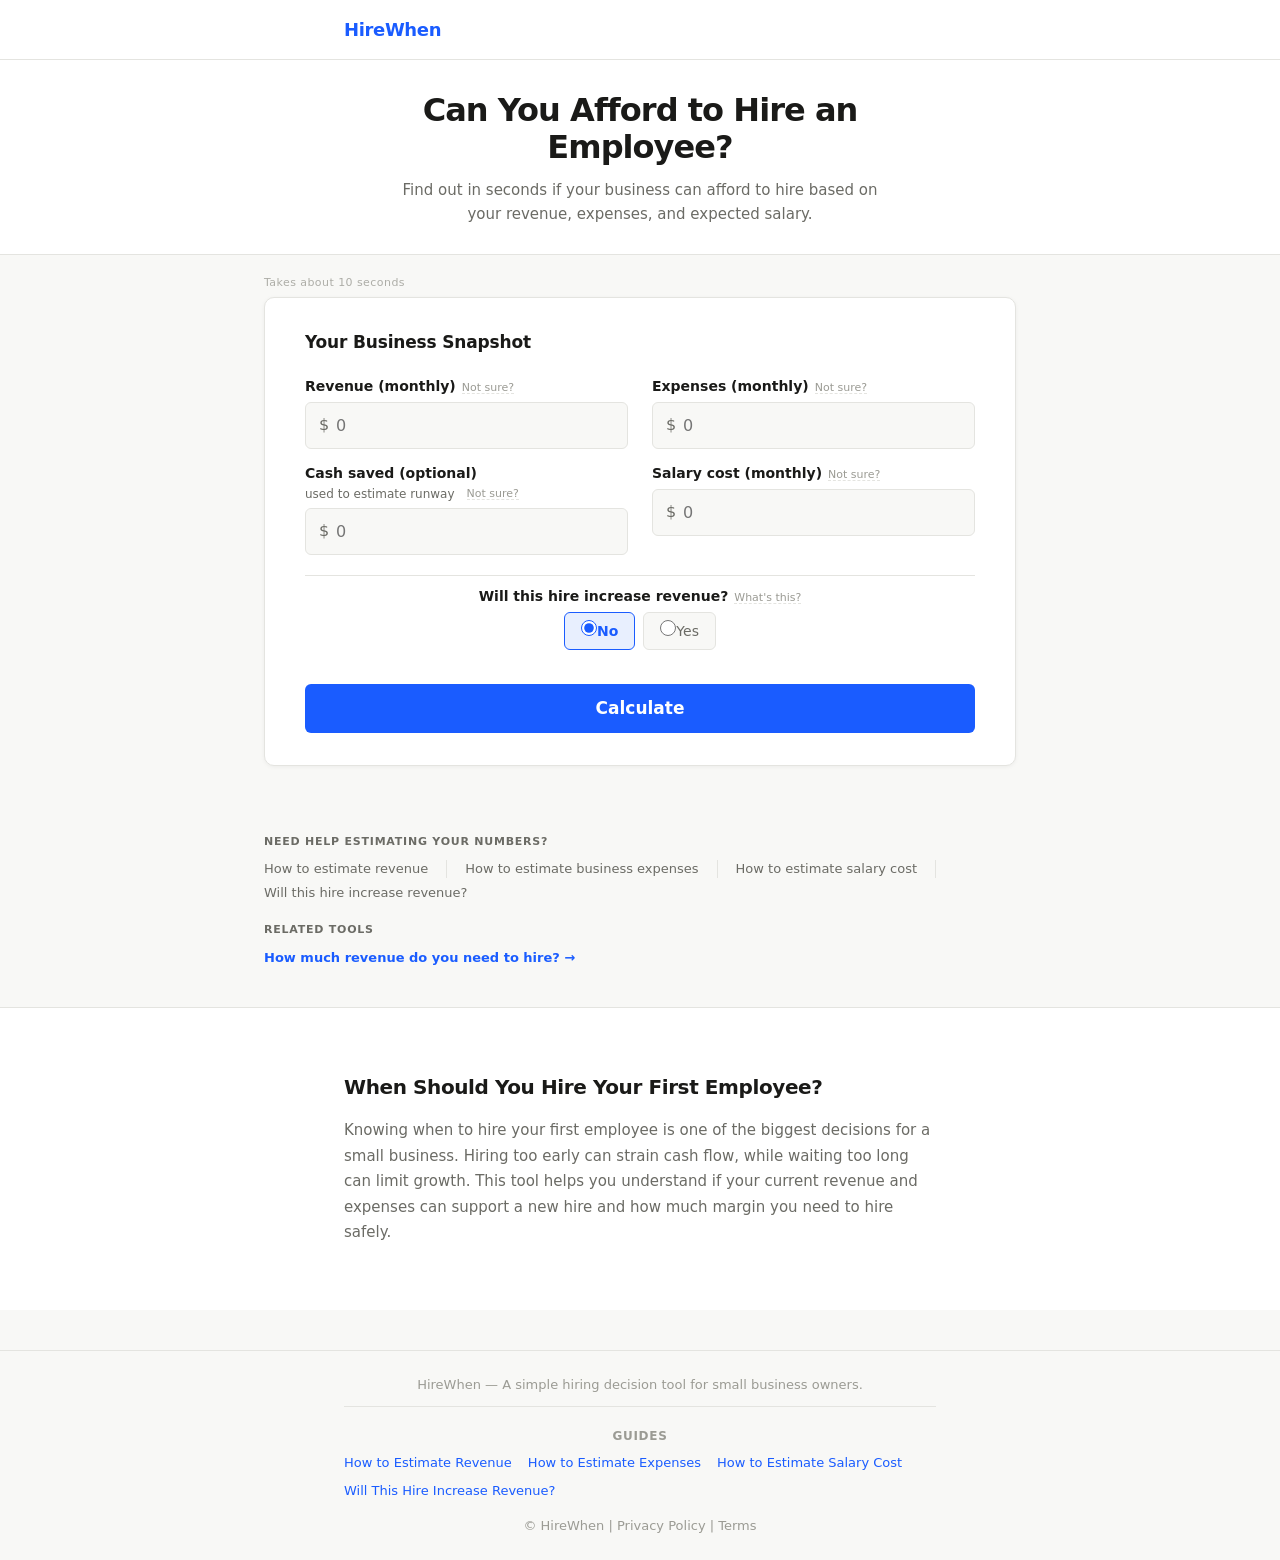
<file: index.html>
<!doctype html>
<html lang="en">
  <head>
    <meta charset="UTF-8" />
    <meta name="viewport" content="width=device-width, initial-scale=1.0" />
    <meta name="description" content="Find out in seconds if your business can afford to hire an employee based on your revenue, expenses, and expected salary." />
    <title>HireWhen — Can You Afford to Hire an Employee?</title>
    <link rel="stylesheet" href="style.css" />
    <meta property="og:image" content="https://bolt.new/static/og_default.png">
    <meta name="twitter:card" content="summary_large_image">
    <meta name="twitter:image" content="https://bolt.new/static/og_default.png">
</head>
  <body>

    <header class="site-header">
      <div class="container--narrow">
        <a href="index.html" class="logo">HireWhen</a>
      </div>
    </header>

    <section class="hero" id="hero">
      <div class="container--narrow hero-inner">
        <h1>Can You Afford to Hire an Employee?</h1>
        <p class="hero-sub">Find out in seconds if your business can afford to hire based on your revenue, expenses, and expected salary.</p>
      </div>
    </section>

    <section class="calculator-section" id="calculator">
      <div class="container">
        <p class="trust-line">Takes about 10 seconds</p>
        <div class="card calculator-card">
          <h2 class="card-title">Your Business Snapshot</h2>

          <form id="hire-form" novalidate>

            <div class="form-grid">
              <div class="field-group">
                <label for="revenue">
                  Revenue (monthly)
                  <button type="button" class="hint-trigger" data-hint="hint-revenue">Not sure?</button>
                </label>
                <div class="hint-panel" id="hint-revenue" hidden>
                  <strong>How to estimate revenue</strong>
                  Estimate your monthly revenue using:<br>
                  customers per month × average sale<br>
                  <em>Example: 40 customers × $150 = $6,000/month</em>
                </div>
                <div class="input-prefix-wrap">
                  <span class="prefix">$</span>
                  <input type="number" id="revenue" name="revenue" min="0" step="1" placeholder="0" required />
                </div>
              </div>

              <div class="field-group">
                <label for="expenses">
                  Expenses (monthly)
                  <button type="button" class="hint-trigger" data-hint="hint-expenses">Not sure?</button>
                </label>
                <div class="hint-panel" id="hint-expenses" hidden>
                  <strong>How to estimate expenses</strong>
                  Include your main monthly business costs such as rent, software, marketing, contractors, payroll, subscriptions, and other fixed expenses.
                </div>
                <div class="input-prefix-wrap">
                  <span class="prefix">$</span>
                  <input type="number" id="expenses" name="expenses" min="0" step="1" placeholder="0" required />
                </div>
              </div>

              <div class="field-group">
                <label for="cash-saved">
                  Cash saved (optional)
                  <span class="label-sub-row"><span class="label-note">used to estimate runway</span><button type="button" class="hint-trigger" data-hint="hint-cash">Not sure?</button></span>
                </label>
                <div class="hint-panel" id="hint-cash" hidden>
                  <strong>What counts as cash saved?</strong>
                  Enter the amount of cash your business could realistically use as a buffer if revenue dropped or hiring took longer to pay off.
                </div>
                <div class="input-prefix-wrap">
                  <span class="prefix">$</span>
                  <input type="number" id="cash-saved" name="cash-saved" min="0" step="1" placeholder="0" />
                </div>
              </div>

              <div class="field-group">
                <label for="salary">
                  Salary cost (monthly)
                  <button type="button" class="hint-trigger" data-hint="hint-salary">Not sure?</button>
                </label>
                <div class="hint-panel" id="hint-salary" hidden>
                  <strong>How to estimate salary cost</strong>
                  Use the expected monthly salary, or estimate:<br>
                  hourly rate × hours per week × 4<br>
                  <em>Example: $20/hr × 20 hours/week = about $1,600/month</em>
                </div>
                <div class="input-prefix-wrap">
                  <span class="prefix">$</span>
                  <input type="number" id="salary" name="salary" min="0" step="1" placeholder="0" required />
                </div>
              </div>
            </div>

            <div class="field-group-full revenue-toggle-group">
              <div class="field-group field-group-full field-group-inline revenue-toggle-row">
                <label>
                  Will this hire increase revenue?
                  <button type="button" class="hint-trigger" data-hint="hint-adds">What's this?</button>
                </label>
                <div class="radio-group">
                <label class="radio-label">
                  <input type="radio" name="adds-revenue" value="no" checked />
                  <span>No</span>
                </label>
                <label class="radio-label">
                  <input type="radio" name="adds-revenue" value="yes" />
                  <span>Yes</span>
                </label>
              </div>
                </div>
              <div class="hint-panel hint-panel--standalone revenue-toggle-hint" id="hint-adds" hidden>
                <strong>What does this mean?</strong>
                Choose Yes if this hire is likely to directly or indirectly increase revenue.<br>
                Examples: sales support brings in new business &middot; operations support frees your time to sell &middot; marketing support increases leads
              </div>

              <div class="field-group field-group-full conditional-field" id="added-revenue-group" hidden>
              <label for="added-revenue">
                Expected added revenue (monthly)
                <button type="button" class="hint-trigger" data-hint="hint-added">Not sure?</button>
              </label>
              <div class="hint-panel" id="hint-added" hidden>
                <strong>How to estimate added revenue</strong>
                Use a rough monthly estimate of the additional revenue this hire could help create. If you're unsure, leave it at $0 and compare your result.
              </div>
              <div class="input-prefix-wrap input-prefix-wrap--half">
                <span class="prefix">$</span>
                <input type="number" id="added-revenue" name="added-revenue" min="0" step="1" placeholder="0" />
              </div>
              <span class="label-note hint-note">A rough estimate is fine — leave blank if unsure</span>
            </div>
            </div>

            <div class="form-error" id="form-error" hidden>
              Please fill in all required fields before calculating.
            </div>

            <button type="submit" class="btn btn-primary btn-full">Calculate</button>

          </form>
        </div>
      </div>
    </section>

    <section class="support-links-section">
      <div class="container">
        <p class="support-links-label">Need help estimating your numbers?</p>
        <div class="support-links-row">
          <a href="how-to-estimate-revenue.html" class="support-link">How to estimate revenue</a>
          <a href="how-to-estimate-business-expenses.html" class="support-link">How to estimate business expenses</a>
          <a href="how-to-estimate-salary-cost.html" class="support-link">How to estimate salary cost</a>
          <a href="will-this-hire-increase-revenue.html" class="support-link">Will this hire increase revenue?</a>
        </div>
        <p class="support-links-label" style="margin-top:20px;">Related tools</p>
        <div class="support-links-row">
          <a href="revenue-needed-to-hire.html" class="support-link support-link--tool">How much revenue do you need to hire? →</a>
        </div>
      </div>
    </section>

    <div class="ad-block" hidden>
      <div class="ad-label">Advertisement</div>
      <div class="ad-container">
        <!-- AdSense code will go here later -->
      </div>
    </div>

    <section class="result-section" id="result-section" hidden>
      <div class="container--narrow">

        <div class="result-card" id="result-card">
          <div class="result-badge" id="result-badge"></div>
          <h2 class="result-headline" id="result-headline"></h2>
          <p class="result-cashflow">Based on your current cash flow</p>
          <p class="result-subtext" id="result-subtext"></p>

          <div class="insights" id="insights"></div>

          <div class="breakdown">
            <div class="breakdown-row">
              <span class="breakdown-label">Monthly revenue</span>
              <span class="breakdown-value" id="bd-revenue"></span>
            </div>
            <div class="breakdown-row">
              <span class="breakdown-label">Monthly expenses</span>
              <span class="breakdown-value negative" id="bd-expenses"></span>
            </div>
            <div class="breakdown-row">
              <span class="breakdown-label">Salary</span>
              <span class="breakdown-value negative" id="bd-salary"></span>
            </div>
            <div class="breakdown-row" id="bd-added-row" hidden>
              <span class="breakdown-label">Added revenue from hire</span>
              <span class="breakdown-value positive" id="bd-added"></span>
            </div>
            <div class="breakdown-divider"></div>
            <div class="breakdown-row breakdown-total">
              <span class="breakdown-label">Monthly remaining</span>
              <span class="breakdown-value" id="bd-remaining"></span>
            </div>
            <div class="breakdown-row" id="bd-runway-row" hidden>
              <span class="breakdown-label">Estimated runway</span>
              <span class="breakdown-value" id="bd-runway"></span>
            </div>
          </div>

          <button class="btn btn-secondary" id="reset-btn">Adjust your numbers</button>
        </div>

        <div class="share-actions" id="share-actions" hidden>
          <button class="btn btn-share" id="copy-link-btn">Copy Share Link</button>
          <button class="btn btn-share" id="copy-summary-btn">Copy Summary</button>
          <a class="btn btn-share" id="email-btn" href="#">Email Result</a>
          <span class="share-feedback" id="share-feedback" hidden></span>
        </div>

      </div>
    </section>

    <section class="seo-section">
      <div class="container--narrow">
        <div class="seo-block">
          <h2>When Should You Hire Your First Employee?</h2>
          <p>Knowing when to hire your first employee is one of the biggest decisions for a small business. Hiring too early can strain cash flow, while waiting too long can limit growth. This tool helps you understand if your current revenue and expenses can support a new hire and how much margin you need to hire safely.</p>
        </div>
      </div>
    </section>

    <footer class="site-footer">
      <div class="container--narrow">
        <p>HireWhen &mdash; A simple hiring decision tool for small business owners.</p>
        <nav class="support-nav" style="margin-top:12px;">
          <span class="support-nav-label">Guides</span>
          <a href="/how-to-estimate-revenue.html">How to Estimate Revenue</a>
          <a href="/how-to-estimate-business-expenses.html">How to Estimate Expenses</a>
          <a href="/how-to-estimate-salary-cost.html">How to Estimate Salary Cost</a>
          <a href="/will-this-hire-increase-revenue.html">Will This Hire Increase Revenue?</a>
        </nav>
        <p style="margin-top:16px;">&copy; HireWhen | <a href="privacy.html">Privacy Policy</a> | <a href="terms.html">Terms</a></p>
      </div>
    </footer>

    <script type="module" src="main.js"></script>
  </body>
</html>
</file>
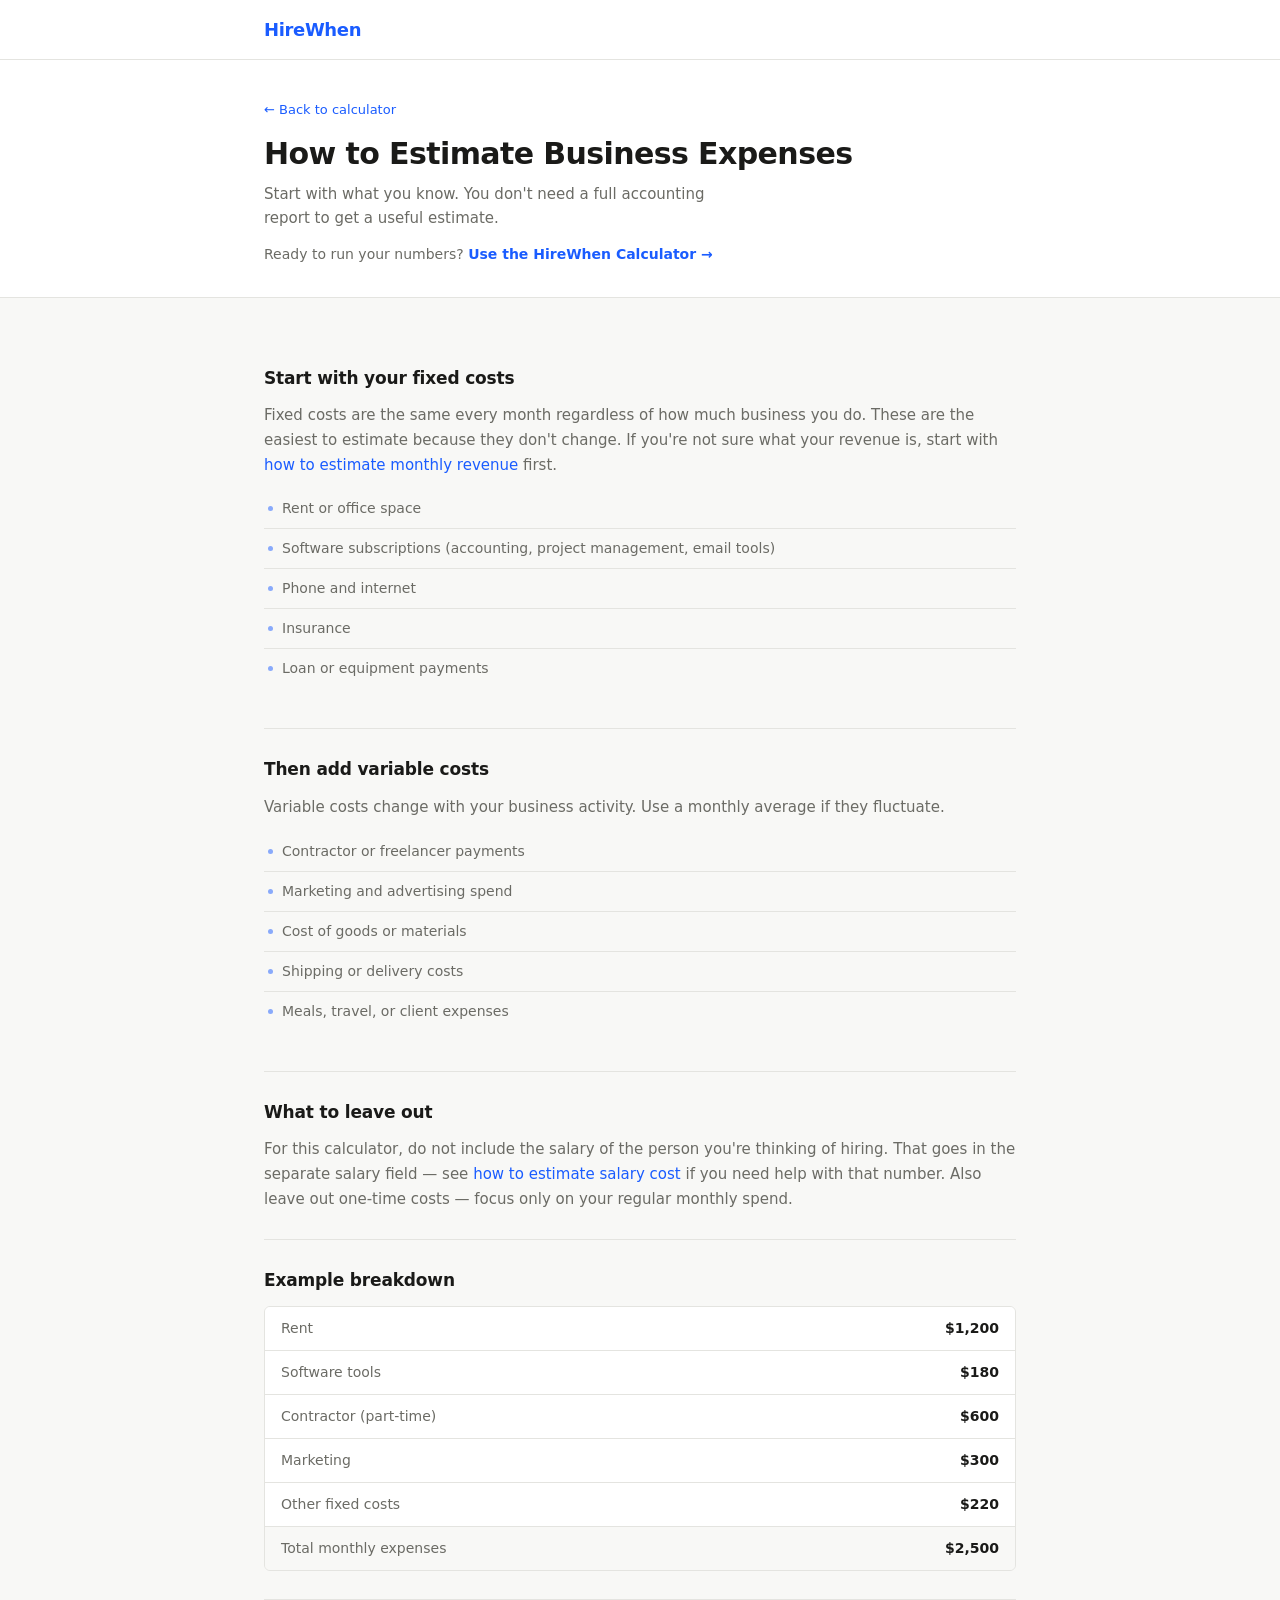
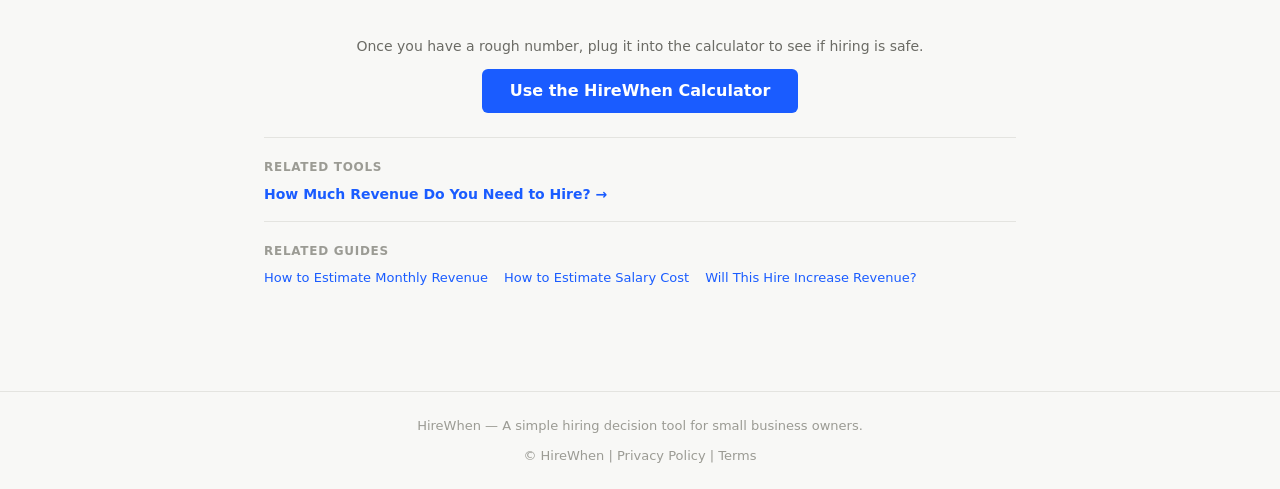
<file: how-to-estimate-business-expenses.html>
<!doctype html>
<html lang="en">
  <head>
    <meta charset="UTF-8" />
    <meta name="viewport" content="width=device-width, initial-scale=1.0" />
    <meta name="description" content="Not sure what counts as a business expense? Learn how to estimate your monthly costs for a small business hiring decision." />
    <title>How to Estimate Business Expenses — HireWhen</title>
    <link rel="stylesheet" href="style.css" />
  </head>
  <body>

    <header class="site-header">
      <div class="container">
        <a href="index.html" class="logo">HireWhen</a>
      </div>
    </header>

    <section class="support-hero">
      <div class="container">
        <p class="support-breadcrumb"><a href="/">← Back to calculator</a></p>
        <h1>How to Estimate Business Expenses</h1>
        <p class="hero-sub">Start with what you know. You don't need a full accounting report to get a useful estimate.</p>
        <p class="support-top-cta">Ready to run your numbers? <a href="/" class="support-inline-cta">Use the HireWhen Calculator →</a></p>
      </div>
    </section>

    <section class="support-body">
      <div class="container support-container">

        <div class="ad-placeholder">
          <span>Advertisement</span>
        </div>

        <div class="support-section">
          <h2>Start with your fixed costs</h2>
          <p>Fixed costs are the same every month regardless of how much business you do. These are the easiest to estimate because they don't change. If you're not sure what your revenue is, start with <a href="/how-to-estimate-revenue.html" class="support-text-link">how to estimate monthly revenue</a> first.</p>
          <div class="cost-list">
            <div class="cost-item">Rent or office space</div>
            <div class="cost-item">Software subscriptions (accounting, project management, email tools)</div>
            <div class="cost-item">Phone and internet</div>
            <div class="cost-item">Insurance</div>
            <div class="cost-item">Loan or equipment payments</div>
          </div>
        </div>

        <div class="support-section">
          <h2>Then add variable costs</h2>
          <p>Variable costs change with your business activity. Use a monthly average if they fluctuate.</p>
          <div class="cost-list">
            <div class="cost-item">Contractor or freelancer payments</div>
            <div class="cost-item">Marketing and advertising spend</div>
            <div class="cost-item">Cost of goods or materials</div>
            <div class="cost-item">Shipping or delivery costs</div>
            <div class="cost-item">Meals, travel, or client expenses</div>
          </div>
        </div>

        <div class="support-section">
          <h2>What to leave out</h2>
          <p>For this calculator, do not include the salary of the person you're thinking of hiring. That goes in the separate salary field — see <a href="/how-to-estimate-salary-cost.html" class="support-text-link">how to estimate salary cost</a> if you need help with that number. Also leave out one-time costs — focus only on your regular monthly spend.</p>
        </div>

        <div class="support-section">
          <h2>Example breakdown</h2>
          <div class="example-list">
            <div class="example-item">
              <span class="example-label">Rent</span>
              <span class="example-calc"><strong>$1,200</strong></span>
            </div>
            <div class="example-item">
              <span class="example-label">Software tools</span>
              <span class="example-calc"><strong>$180</strong></span>
            </div>
            <div class="example-item">
              <span class="example-label">Contractor (part-time)</span>
              <span class="example-calc"><strong>$600</strong></span>
            </div>
            <div class="example-item">
              <span class="example-label">Marketing</span>
              <span class="example-calc"><strong>$300</strong></span>
            </div>
            <div class="example-item">
              <span class="example-label">Other fixed costs</span>
              <span class="example-calc"><strong>$220</strong></span>
            </div>
            <div class="example-item example-item--total">
              <span class="example-label">Total monthly expenses</span>
              <span class="example-calc"><strong>$2,500</strong></span>
            </div>
          </div>
        </div>

        <div class="ad-placeholder">
          <span>Advertisement</span>
        </div>

        <div class="support-cta">
          <p>Once you have a rough number, plug it into the calculator to see if hiring is safe.</p>
          <a href="/" class="btn btn-primary">Use the HireWhen Calculator</a>
        </div>

        <nav class="support-nav support-nav--tools">
          <span class="support-nav-label">Related tools</span>
          <a href="/revenue-needed-to-hire.html">How Much Revenue Do You Need to Hire? →</a>
        </nav>

        <nav class="support-nav">
          <span class="support-nav-label">Related guides</span>
          <a href="/how-to-estimate-revenue.html">How to Estimate Monthly Revenue</a>
          <a href="/how-to-estimate-salary-cost.html">How to Estimate Salary Cost</a>
          <a href="/will-this-hire-increase-revenue.html">Will This Hire Increase Revenue?</a>
        </nav>

      </div>
    </section>

    <footer class="site-footer">
      <div class="container">
        <p>HireWhen &mdash; A simple hiring decision tool for small business owners.</p>
        <p style="margin-top:10px;">&copy; HireWhen | <a href="privacy.html">Privacy Policy</a> | <a href="terms.html">Terms</a></p>
      </div>
    </footer>

  </body>
</html>
</file>
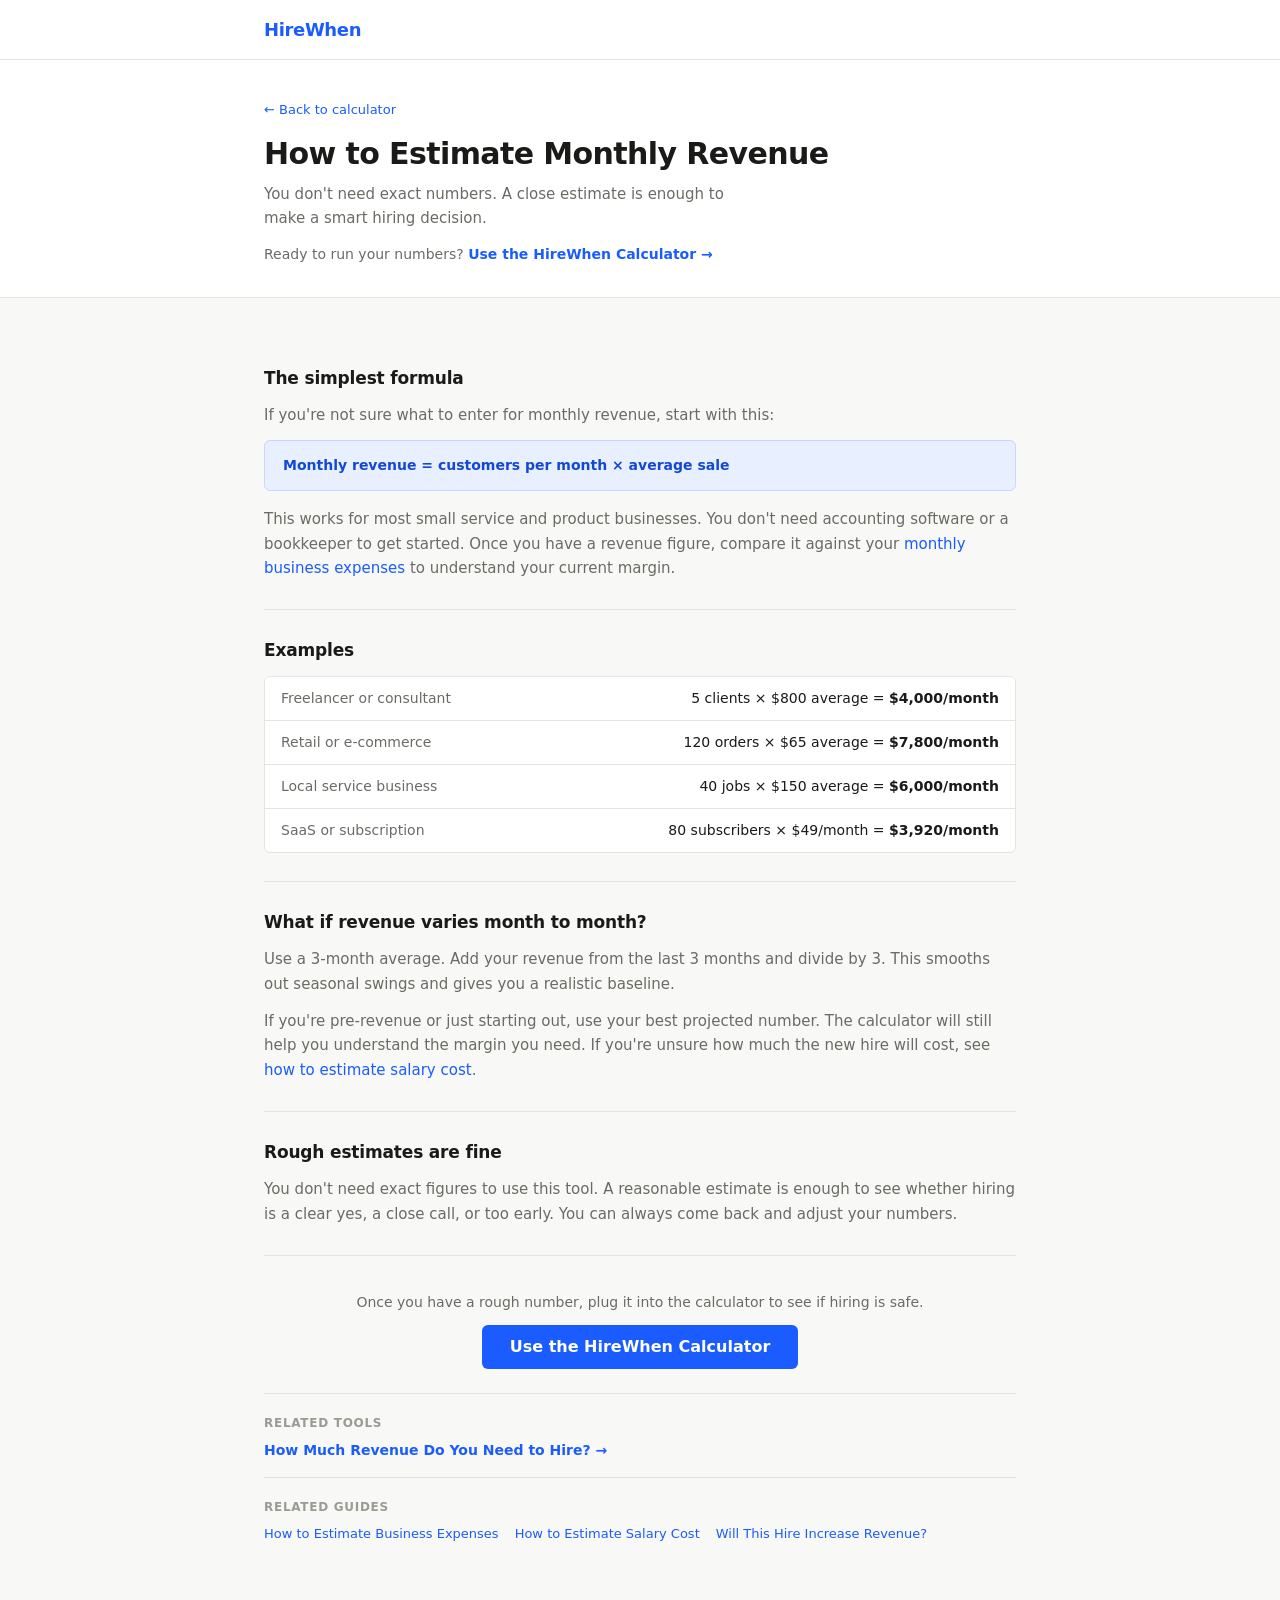
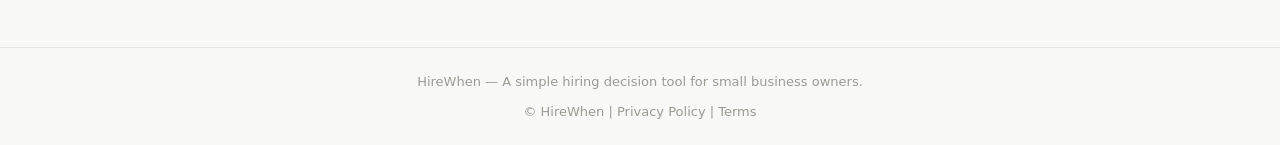
<file: how-to-estimate-revenue.html>
<!doctype html>
<html lang="en">
  <head>
    <meta charset="UTF-8" />
    <meta name="viewport" content="width=device-width, initial-scale=1.0" />
    <meta name="description" content="Learn how to estimate your monthly revenue for small business decisions. Simple formulas, real examples, and practical advice." />
    <title>How to Estimate Monthly Revenue — HireWhen</title>
    <link rel="stylesheet" href="style.css" />
  </head>
  <body>

    <header class="site-header">
      <div class="container">
        <a href="index.html" class="logo">HireWhen</a>
      </div>
    </header>

    <section class="support-hero">
      <div class="container">
        <p class="support-breadcrumb"><a href="/">← Back to calculator</a></p>
        <h1>How to Estimate Monthly Revenue</h1>
        <p class="hero-sub">You don't need exact numbers. A close estimate is enough to make a smart hiring decision.</p>
        <p class="support-top-cta">Ready to run your numbers? <a href="/" class="support-inline-cta">Use the HireWhen Calculator →</a></p>
      </div>
    </section>

    <section class="support-body">
      <div class="container support-container">

        <div class="ad-placeholder">
          <span>Advertisement</span>
        </div>

        <div class="support-section">
          <h2>The simplest formula</h2>
          <p>If you're not sure what to enter for monthly revenue, start with this:</p>
          <div class="formula-block">
            Monthly revenue = customers per month &times; average sale
          </div>
          <p>This works for most small service and product businesses. You don't need accounting software or a bookkeeper to get started. Once you have a revenue figure, compare it against your <a href="/how-to-estimate-business-expenses.html" class="support-text-link">monthly business expenses</a> to understand your current margin.</p>
        </div>

        <div class="support-section">
          <h2>Examples</h2>
          <div class="example-list">
            <div class="example-item">
              <span class="example-label">Freelancer or consultant</span>
              <span class="example-calc">5 clients &times; $800 average = <strong>$4,000/month</strong></span>
            </div>
            <div class="example-item">
              <span class="example-label">Retail or e-commerce</span>
              <span class="example-calc">120 orders &times; $65 average = <strong>$7,800/month</strong></span>
            </div>
            <div class="example-item">
              <span class="example-label">Local service business</span>
              <span class="example-calc">40 jobs &times; $150 average = <strong>$6,000/month</strong></span>
            </div>
            <div class="example-item">
              <span class="example-label">SaaS or subscription</span>
              <span class="example-calc">80 subscribers &times; $49/month = <strong>$3,920/month</strong></span>
            </div>
          </div>
        </div>

        <div class="support-section">
          <h2>What if revenue varies month to month?</h2>
          <p>Use a 3-month average. Add your revenue from the last 3 months and divide by 3. This smooths out seasonal swings and gives you a realistic baseline.</p>
          <p>If you're pre-revenue or just starting out, use your best projected number. The calculator will still help you understand the margin you need. If you're unsure how much the new hire will cost, see <a href="/how-to-estimate-salary-cost.html" class="support-text-link">how to estimate salary cost</a>.</p>
        </div>

        <div class="support-section">
          <h2>Rough estimates are fine</h2>
          <p>You don't need exact figures to use this tool. A reasonable estimate is enough to see whether hiring is a clear yes, a close call, or too early. You can always come back and adjust your numbers.</p>
        </div>

        <div class="ad-placeholder">
          <span>Advertisement</span>
        </div>

        <div class="support-cta">
          <p>Once you have a rough number, plug it into the calculator to see if hiring is safe.</p>
          <a href="/" class="btn btn-primary">Use the HireWhen Calculator</a>
        </div>

        <nav class="support-nav support-nav--tools">
          <span class="support-nav-label">Related tools</span>
          <a href="/revenue-needed-to-hire.html">How Much Revenue Do You Need to Hire? →</a>
        </nav>

        <nav class="support-nav">
          <span class="support-nav-label">Related guides</span>
          <a href="/how-to-estimate-business-expenses.html">How to Estimate Business Expenses</a>
          <a href="/how-to-estimate-salary-cost.html">How to Estimate Salary Cost</a>
          <a href="/will-this-hire-increase-revenue.html">Will This Hire Increase Revenue?</a>
        </nav>

      </div>
    </section>

    <footer class="site-footer">
      <div class="container">
        <p>HireWhen &mdash; A simple hiring decision tool for small business owners.</p>
        <p style="margin-top:10px;">&copy; HireWhen | <a href="privacy.html">Privacy Policy</a> | <a href="terms.html">Terms</a></p>
      </div>
    </footer>

  </body>
</html>
</file>
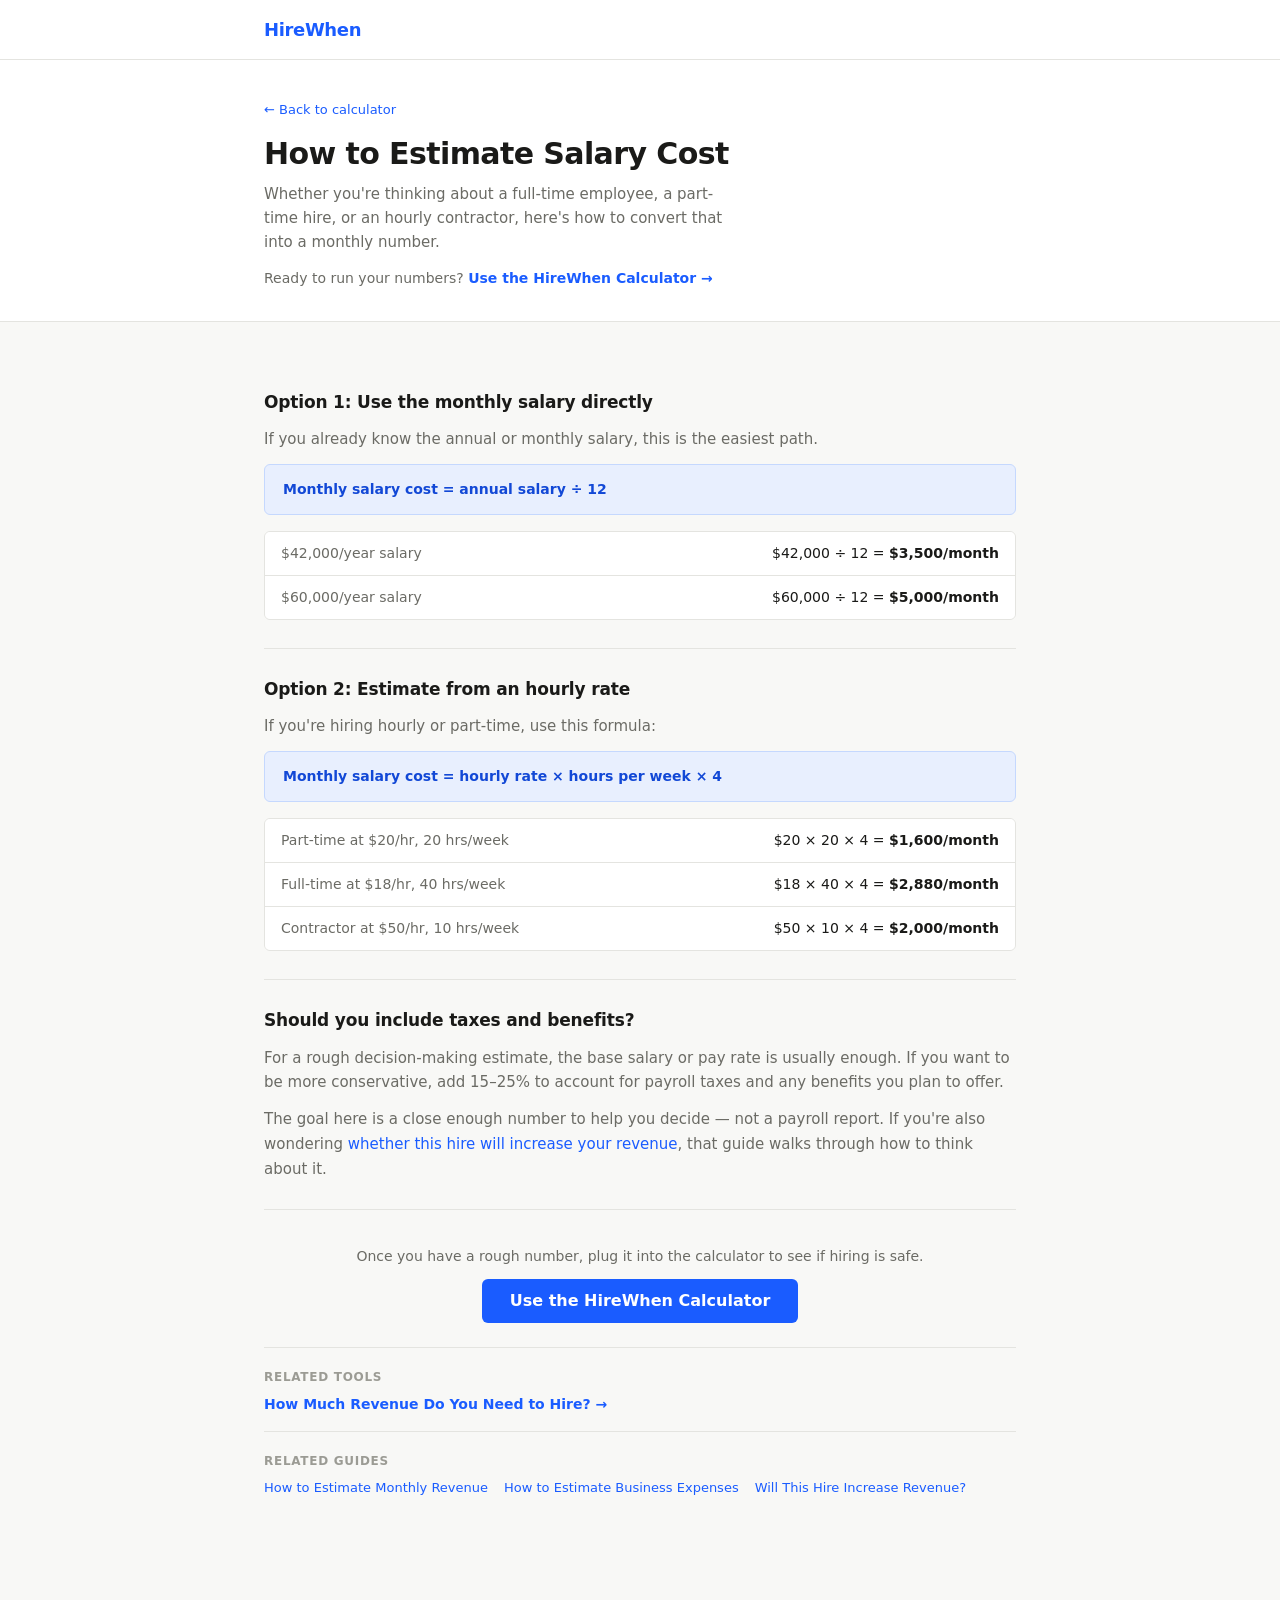
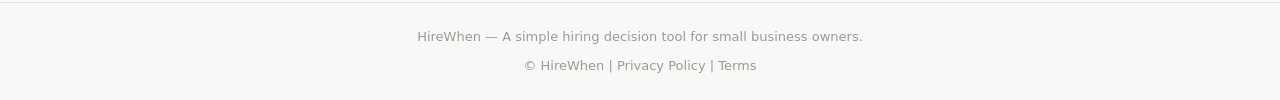
<file: how-to-estimate-salary-cost.html>
<!doctype html>
<html lang="en">
  <head>
    <meta charset="UTF-8" />
    <meta name="viewport" content="width=device-width, initial-scale=1.0" />
    <meta name="description" content="Learn how to estimate monthly salary cost for a new hire, whether full-time, part-time, or hourly. Simple formulas and examples." />
    <title>How to Estimate Salary Cost — HireWhen</title>
    <link rel="stylesheet" href="style.css" />
  </head>
  <body>

    <header class="site-header">
      <div class="container">
        <a href="index.html" class="logo">HireWhen</a>
      </div>
    </header>

    <section class="support-hero">
      <div class="container">
        <p class="support-breadcrumb"><a href="/">← Back to calculator</a></p>
        <h1>How to Estimate Salary Cost</h1>
        <p class="hero-sub">Whether you're thinking about a full-time employee, a part-time hire, or an hourly contractor, here's how to convert that into a monthly number.</p>
        <p class="support-top-cta">Ready to run your numbers? <a href="/" class="support-inline-cta">Use the HireWhen Calculator →</a></p>
      </div>
    </section>

    <section class="support-body">
      <div class="container support-container">

        <div class="ad-placeholder">
          <span>Advertisement</span>
        </div>

        <div class="support-section">
          <h2>Option 1: Use the monthly salary directly</h2>
          <p>If you already know the annual or monthly salary, this is the easiest path.</p>
          <div class="formula-block">
            Monthly salary cost = annual salary &divide; 12
          </div>
          <div class="example-list">
            <div class="example-item">
              <span class="example-label">$42,000/year salary</span>
              <span class="example-calc">$42,000 &divide; 12 = <strong>$3,500/month</strong></span>
            </div>
            <div class="example-item">
              <span class="example-label">$60,000/year salary</span>
              <span class="example-calc">$60,000 &divide; 12 = <strong>$5,000/month</strong></span>
            </div>
          </div>
        </div>

        <div class="support-section">
          <h2>Option 2: Estimate from an hourly rate</h2>
          <p>If you're hiring hourly or part-time, use this formula:</p>
          <div class="formula-block">
            Monthly salary cost = hourly rate &times; hours per week &times; 4
          </div>
          <div class="example-list">
            <div class="example-item">
              <span class="example-label">Part-time at $20/hr, 20 hrs/week</span>
              <span class="example-calc">$20 &times; 20 &times; 4 = <strong>$1,600/month</strong></span>
            </div>
            <div class="example-item">
              <span class="example-label">Full-time at $18/hr, 40 hrs/week</span>
              <span class="example-calc">$18 &times; 40 &times; 4 = <strong>$2,880/month</strong></span>
            </div>
            <div class="example-item">
              <span class="example-label">Contractor at $50/hr, 10 hrs/week</span>
              <span class="example-calc">$50 &times; 10 &times; 4 = <strong>$2,000/month</strong></span>
            </div>
          </div>
        </div>

        <div class="support-section">
          <h2>Should you include taxes and benefits?</h2>
          <p>For a rough decision-making estimate, the base salary or pay rate is usually enough. If you want to be more conservative, add 15–25% to account for payroll taxes and any benefits you plan to offer.</p>
          <p>The goal here is a close enough number to help you decide — not a payroll report. If you're also wondering <a href="/will-this-hire-increase-revenue.html" class="support-text-link">whether this hire will increase your revenue</a>, that guide walks through how to think about it.</p>
        </div>

        <div class="ad-placeholder">
          <span>Advertisement</span>
        </div>

        <div class="support-cta">
          <p>Once you have a rough number, plug it into the calculator to see if hiring is safe.</p>
          <a href="/" class="btn btn-primary">Use the HireWhen Calculator</a>
        </div>

        <nav class="support-nav support-nav--tools">
          <span class="support-nav-label">Related tools</span>
          <a href="/revenue-needed-to-hire.html">How Much Revenue Do You Need to Hire? →</a>
        </nav>

        <nav class="support-nav">
          <span class="support-nav-label">Related guides</span>
          <a href="/how-to-estimate-revenue.html">How to Estimate Monthly Revenue</a>
          <a href="/how-to-estimate-business-expenses.html">How to Estimate Business Expenses</a>
          <a href="/will-this-hire-increase-revenue.html">Will This Hire Increase Revenue?</a>
        </nav>

      </div>
    </section>

    <footer class="site-footer">
      <div class="container">
        <p>HireWhen &mdash; A simple hiring decision tool for small business owners.</p>
        <p style="margin-top:10px;">&copy; HireWhen | <a href="privacy.html">Privacy Policy</a> | <a href="terms.html">Terms</a></p>
      </div>
    </footer>

  </body>
</html>
</file>
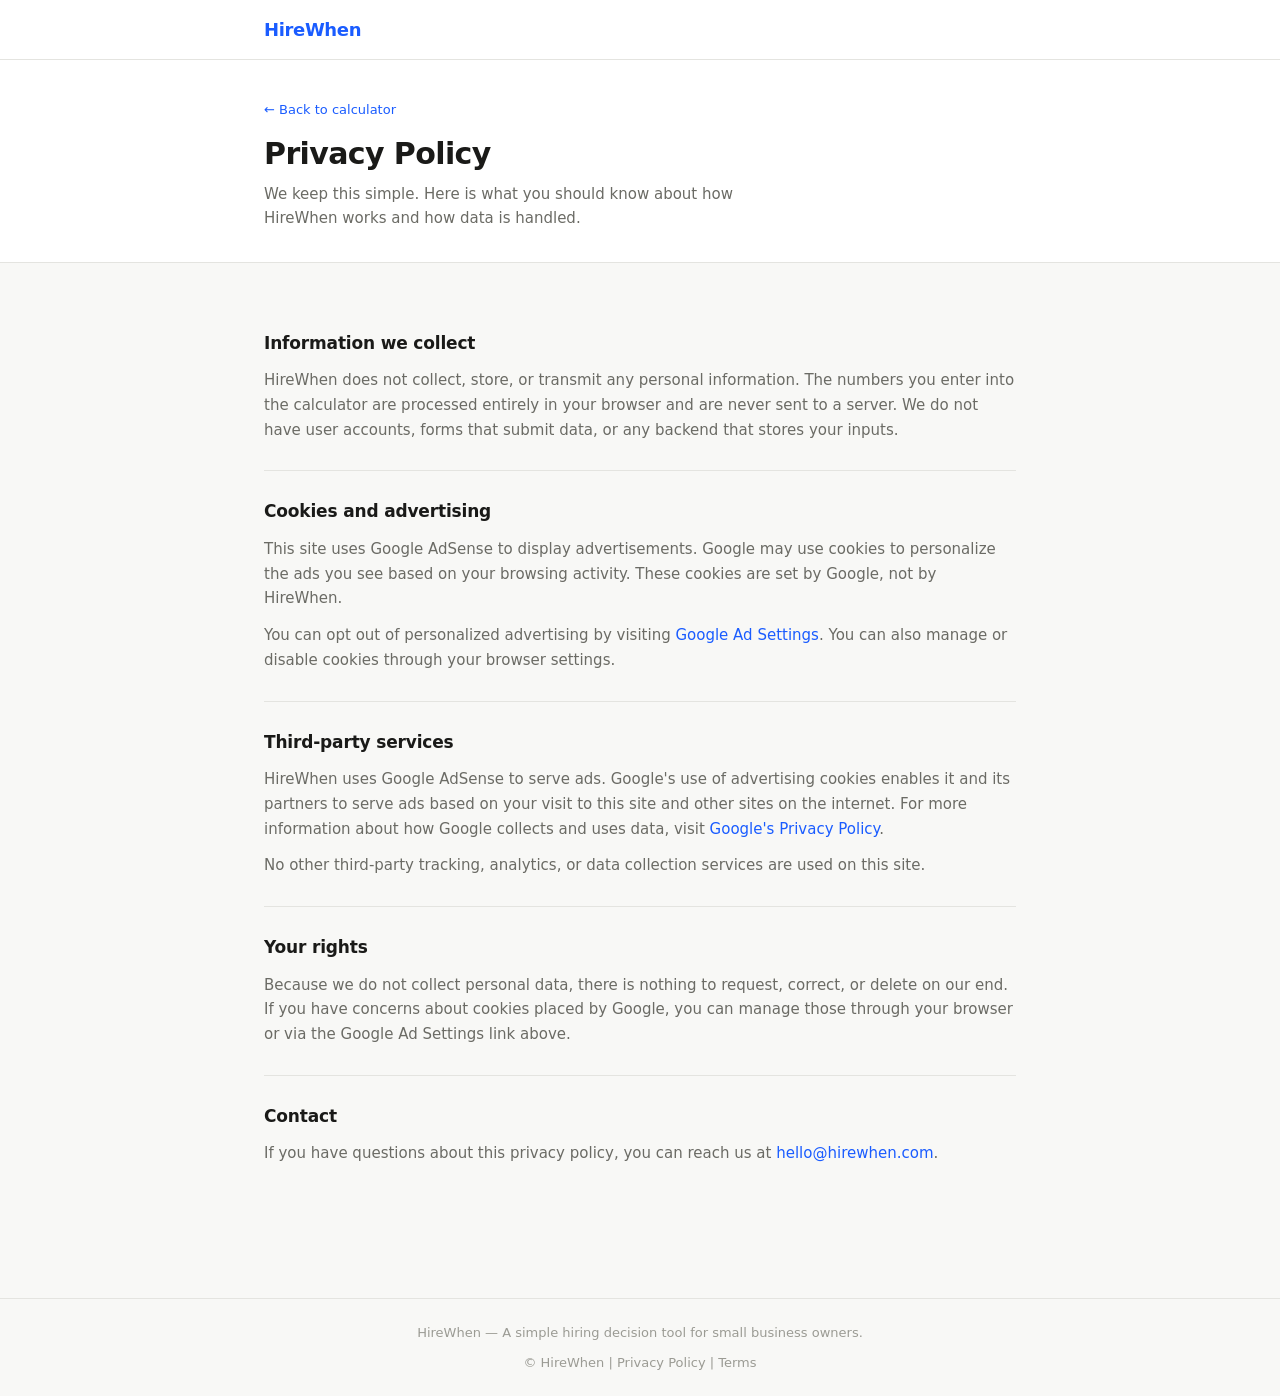
<file: privacy.html>
<!doctype html>
<html lang="en">
  <head>
    <meta charset="UTF-8" />
    <meta name="viewport" content="width=device-width, initial-scale=1.0" />
    <meta name="description" content="Privacy Policy for HireWhen — how we handle data, cookies, and advertising." />
    <title>Privacy Policy — HireWhen</title>
    <link rel="stylesheet" href="style.css" />
  </head>
  <body>

    <header class="site-header">
      <div class="container">
        <a href="index.html" class="logo">HireWhen</a>
      </div>
    </header>

    <section class="support-hero">
      <div class="container">
        <p class="support-breadcrumb"><a href="index.html">← Back to calculator</a></p>
        <h1>Privacy Policy</h1>
        <p class="hero-sub">We keep this simple. Here is what you should know about how HireWhen works and how data is handled.</p>
      </div>
    </section>

    <section class="support-body">
      <div class="container support-container">

        <div class="support-section">
          <h2>Information we collect</h2>
          <p>HireWhen does not collect, store, or transmit any personal information. The numbers you enter into the calculator are processed entirely in your browser and are never sent to a server. We do not have user accounts, forms that submit data, or any backend that stores your inputs.</p>
        </div>

        <div class="support-section">
          <h2>Cookies and advertising</h2>
          <p>This site uses Google AdSense to display advertisements. Google may use cookies to personalize the ads you see based on your browsing activity. These cookies are set by Google, not by HireWhen.</p>
          <p>You can opt out of personalized advertising by visiting <a href="https://adssettings.google.com" class="support-text-link" target="_blank" rel="noopener">Google Ad Settings</a>. You can also manage or disable cookies through your browser settings.</p>
        </div>

        <div class="support-section">
          <h2>Third-party services</h2>
          <p>HireWhen uses Google AdSense to serve ads. Google's use of advertising cookies enables it and its partners to serve ads based on your visit to this site and other sites on the internet. For more information about how Google collects and uses data, visit <a href="https://policies.google.com/privacy" class="support-text-link" target="_blank" rel="noopener">Google's Privacy Policy</a>.</p>
          <p>No other third-party tracking, analytics, or data collection services are used on this site.</p>
        </div>

        <div class="support-section">
          <h2>Your rights</h2>
          <p>Because we do not collect personal data, there is nothing to request, correct, or delete on our end. If you have concerns about cookies placed by Google, you can manage those through your browser or via the Google Ad Settings link above.</p>
        </div>

        <div class="support-section">
          <h2>Contact</h2>
          <p>If you have questions about this privacy policy, you can reach us at <a href="mailto:hello@hirewhen.com" class="support-text-link">hello@hirewhen.com</a>.</p>
        </div>

      </div>
    </section>

    <footer class="site-footer">
      <div class="container">
        <p>HireWhen &mdash; A simple hiring decision tool for small business owners.</p>
        <p style="margin-top:10px;">&copy; HireWhen | <a href="privacy.html">Privacy Policy</a> | <a href="terms.html">Terms</a></p>
      </div>
    </footer>

  </body>
</html>
</file>
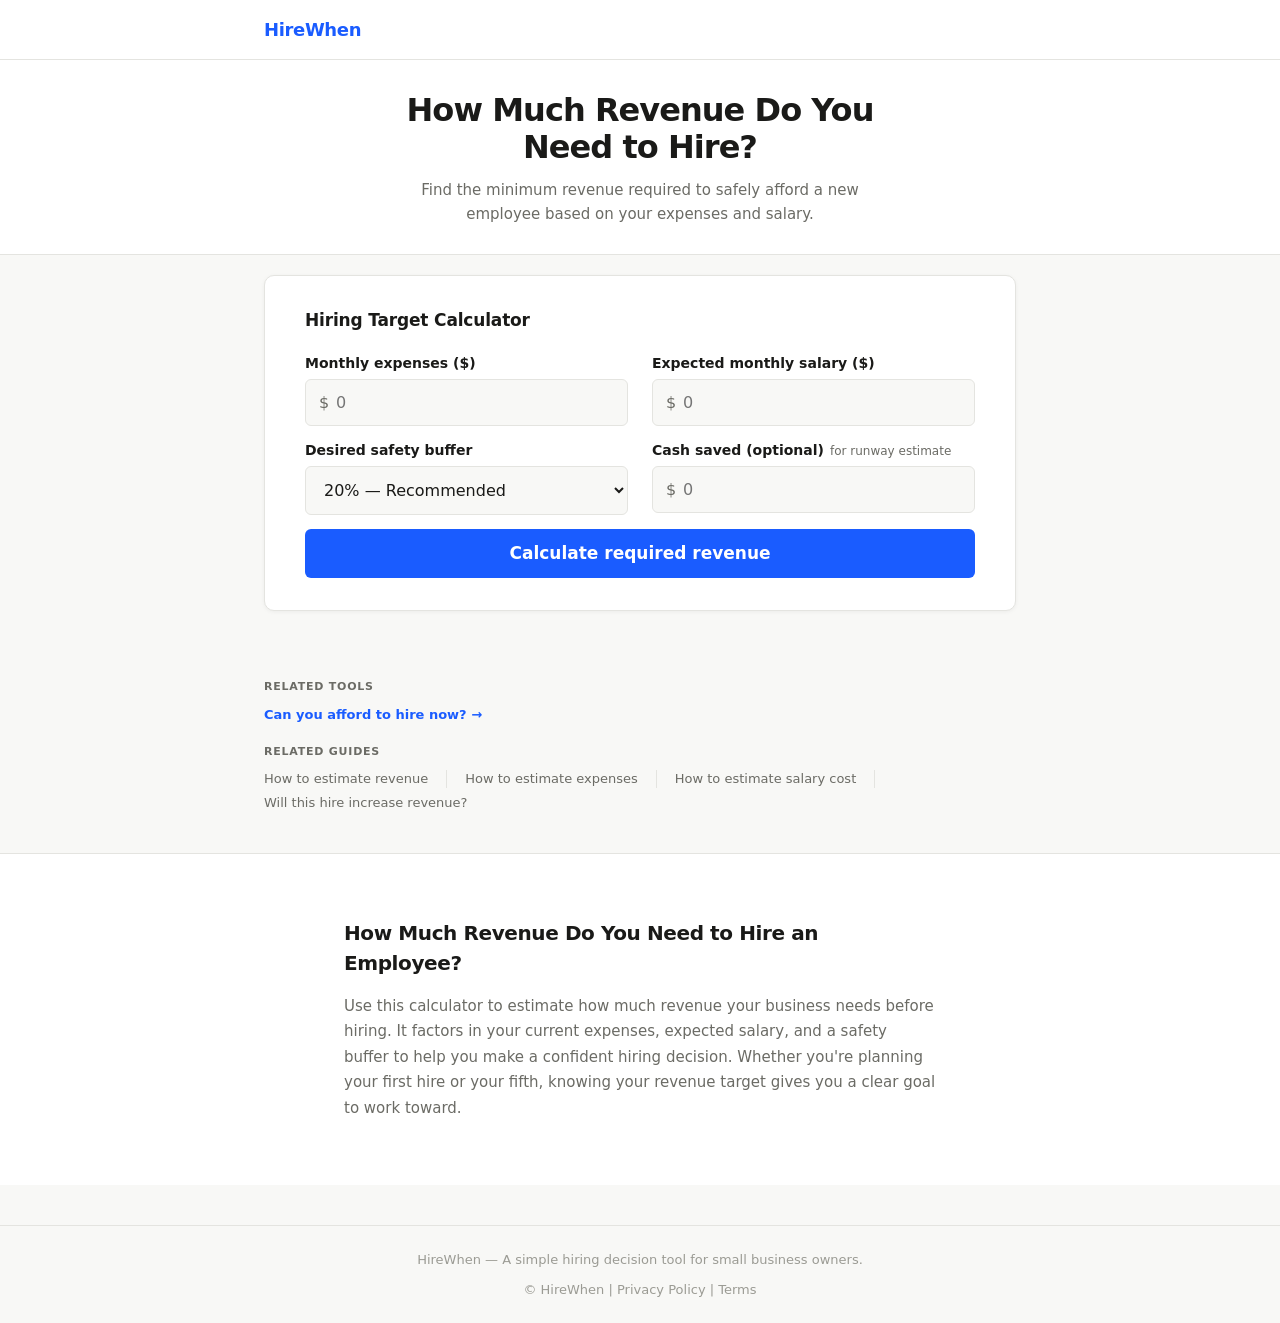
<file: revenue-needed-to-hire.html>
<!doctype html>
<html lang="en">
  <head>
    <meta charset="UTF-8" />
    <meta name="viewport" content="width=device-width, initial-scale=1.0" />
    <meta name="description" content="Find out how much monthly revenue your business needs before you can safely afford to hire an employee. Free reverse hiring calculator." />
    <title>How Much Revenue Do You Need to Hire? — HireWhen</title>
    <link rel="stylesheet" href="style.css" />
  </head>
  <body>

    <header class="site-header">
      <div class="container">
        <a href="index.html" class="logo">HireWhen</a>
      </div>
    </header>

    <section class="hero">
      <div class="container--narrow hero-inner">
        <h1>How Much Revenue Do You Need to Hire?</h1>
        <p class="hero-sub">Find the minimum revenue required to safely afford a new employee based on your expenses and salary.</p>
      </div>
    </section>

    <section class="calculator-section">
      <div class="container">
        <div class="card calculator-card">
          <h2 class="card-title">Hiring Target Calculator</h2>

          <form id="reverse-form" novalidate>
            <div class="form-grid">

              <div class="field-group">
                <label for="r-expenses">Monthly expenses ($)</label>
                <div class="input-prefix-wrap">
                  <span class="prefix">$</span>
                  <input type="number" id="r-expenses" name="r-expenses" min="0" step="1" placeholder="0" required />
                </div>
              </div>

              <div class="field-group">
                <label for="r-salary">Expected monthly salary ($)</label>
                <div class="input-prefix-wrap">
                  <span class="prefix">$</span>
                  <input type="number" id="r-salary" name="r-salary" min="0" step="1" placeholder="0" required />
                </div>
              </div>

              <div class="field-group">
                <label for="r-buffer">Desired safety buffer</label>
                <select id="r-buffer" name="r-buffer">
                  <option value="0.10">10% — Lean</option>
                  <option value="0.20" selected>20% — Recommended</option>
                  <option value="0.30">30% — Conservative</option>
                </select>
              </div>

              <div class="field-group">
                <label for="r-cash">
                  Cash saved (optional)
                  <span class="label-note" style="margin-left:6px;">for runway estimate</span>
                </label>
                <div class="input-prefix-wrap">
                  <span class="prefix">$</span>
                  <input type="number" id="r-cash" name="r-cash" min="0" step="1" placeholder="0" />
                </div>
              </div>

            </div>

            <div class="form-error" id="r-form-error" hidden>
              Please enter your monthly expenses and expected salary.
            </div>

            <button type="submit" class="btn btn-primary btn-full">Calculate required revenue</button>
          </form>
        </div>
      </div>
    </section>

    <section class="result-section" id="r-result-section" hidden>
      <div class="container--narrow">

        <div class="result-card" id="r-result-card">
          <h2 class="result-headline" id="r-result-headline"></h2>
          <p class="result-subtext" id="r-result-subtext"></p>

          <div class="insights" id="r-insights"></div>

          <div class="breakdown">
            <div class="breakdown-row">
              <span class="breakdown-label">Monthly expenses</span>
              <span class="breakdown-value negative" id="r-bd-expenses"></span>
            </div>
            <div class="breakdown-row">
              <span class="breakdown-label">Salary cost</span>
              <span class="breakdown-value negative" id="r-bd-salary"></span>
            </div>
            <div class="breakdown-row">
              <span class="breakdown-label">Safety buffer (<span id="r-bd-buffer-pct"></span>%)</span>
              <span class="breakdown-value negative" id="r-bd-buffer"></span>
            </div>
            <div class="breakdown-divider"></div>
            <div class="breakdown-row breakdown-total">
              <span class="breakdown-label">Required monthly revenue</span>
              <span class="breakdown-value" id="r-bd-required"></span>
            </div>
            <div class="breakdown-row" id="r-bd-remaining-row">
              <span class="breakdown-label">Remaining after costs</span>
              <span class="breakdown-value positive" id="r-bd-remaining"></span>
            </div>
            <div class="breakdown-row" id="r-bd-runway-row" hidden>
              <span class="breakdown-label">Runway at this revenue</span>
              <span class="breakdown-value" id="r-bd-runway"></span>
            </div>
          </div>

          <button class="btn btn-secondary" id="r-reset-btn">Adjust your numbers</button>
        </div>

      </div>
    </section>

    <div class="ad-block" id="r-ad-block" hidden>
      <div class="ad-label">Advertisement</div>
      <div class="ad-container"></div>
    </div>

    <section class="support-links-section">
      <div class="container">
        <p class="support-links-label">Related tools</p>
        <div class="support-links-row">
          <a href="/" class="support-link support-link--tool">Can you afford to hire now? →</a>
        </div>
        <p class="support-links-label" style="margin-top:20px;">Related guides</p>
        <div class="support-links-row">
          <a href="/how-to-estimate-revenue.html" class="support-link">How to estimate revenue</a>
          <a href="/how-to-estimate-business-expenses.html" class="support-link">How to estimate expenses</a>
          <a href="/how-to-estimate-salary-cost.html" class="support-link">How to estimate salary cost</a>
          <a href="/will-this-hire-increase-revenue.html" class="support-link">Will this hire increase revenue?</a>
        </div>
      </div>
    </section>

    <section class="seo-section">
      <div class="container--narrow">
        <div class="seo-block">
          <h2>How Much Revenue Do You Need to Hire an Employee?</h2>
          <p>Use this calculator to estimate how much revenue your business needs before hiring. It factors in your current expenses, expected salary, and a safety buffer to help you make a confident hiring decision. Whether you're planning your first hire or your fifth, knowing your revenue target gives you a clear goal to work toward.</p>
        </div>
      </div>
    </section>

    <footer class="site-footer">
      <div class="container">
        <p>HireWhen &mdash; A simple hiring decision tool for small business owners.</p>
        <p style="margin-top:10px;">&copy; HireWhen | <a href="privacy.html">Privacy Policy</a> | <a href="terms.html">Terms</a></p>
      </div>
    </footer>

    <script type="module" src="reverse-calculator.js"></script>

  </body>
</html>
</file>
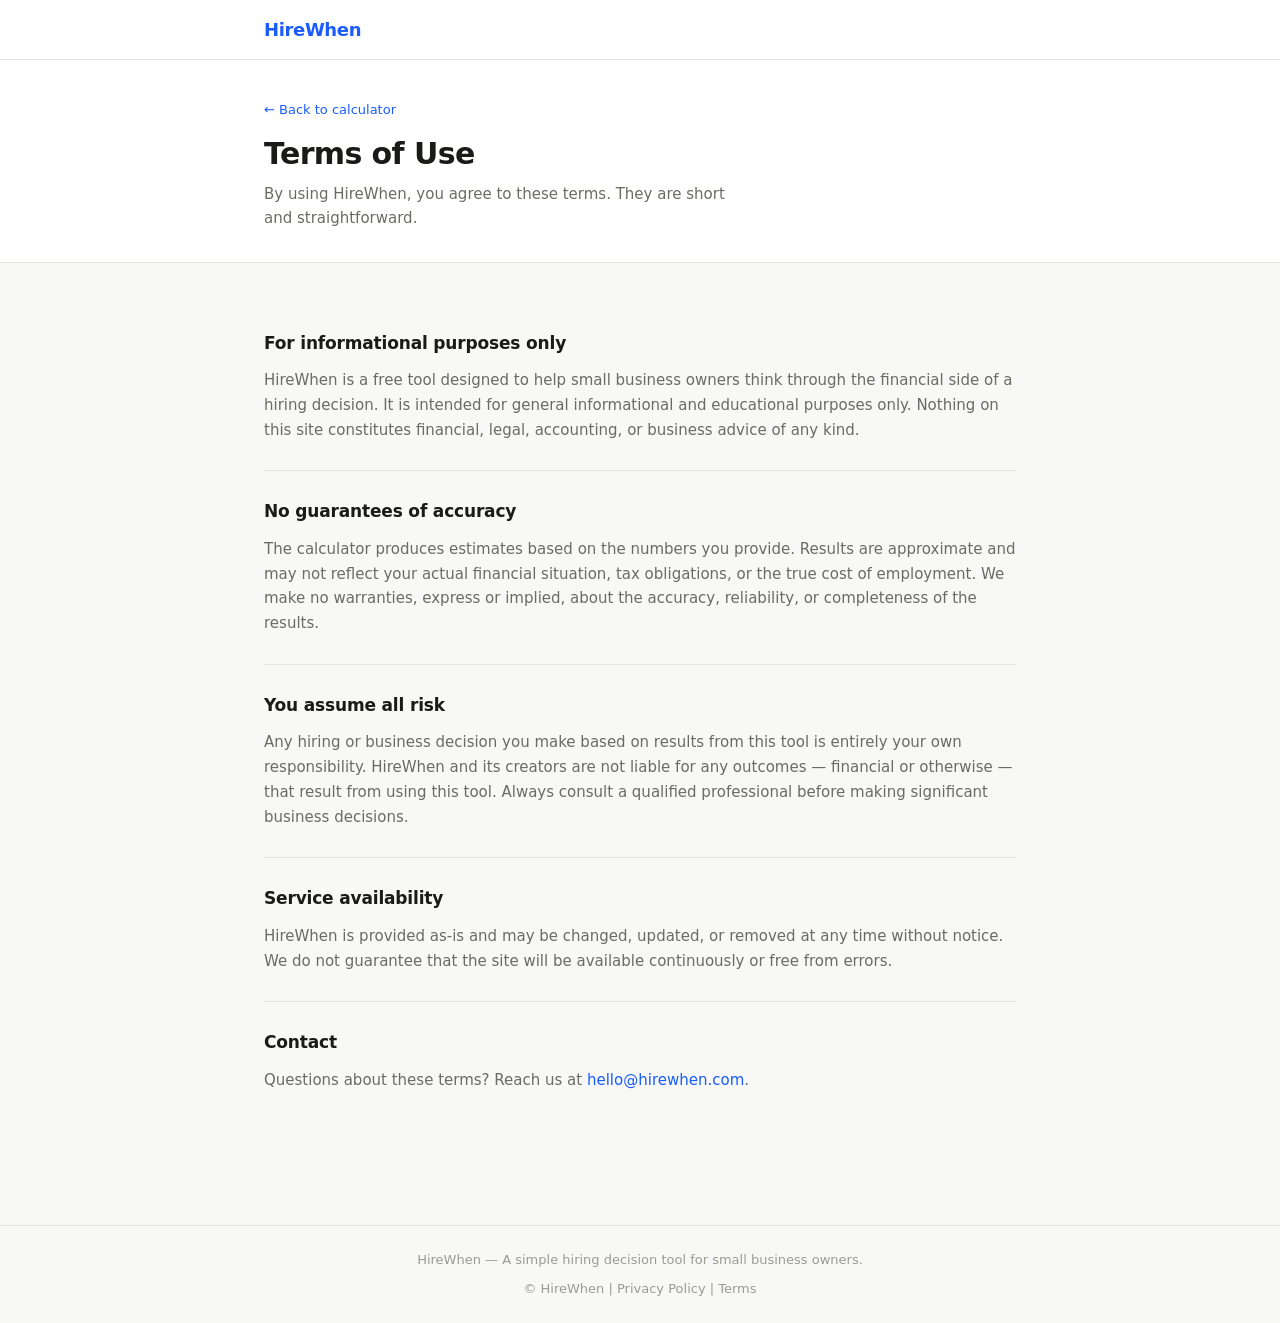
<file: terms.html>
<!doctype html>
<html lang="en">
  <head>
    <meta charset="UTF-8" />
    <meta name="viewport" content="width=device-width, initial-scale=1.0" />
    <meta name="description" content="Terms of use for HireWhen — a free hiring decision tool for small business owners." />
    <title>Terms of Use — HireWhen</title>
    <link rel="stylesheet" href="style.css" />
  </head>
  <body>

    <header class="site-header">
      <div class="container">
        <a href="./index.html" class="logo">HireWhen</a>
      </div>
    </header>

    <section class="support-hero">
      <div class="container">
        <p class="support-breadcrumb"><a href="./index.html">← Back to calculator</a></p>
        <h1>Terms of Use</h1>
        <p class="hero-sub">By using HireWhen, you agree to these terms. They are short and straightforward.</p>
      </div>
    </section>

    <section class="support-body">
      <div class="container support-container">

        <div class="support-section">
          <h2>For informational purposes only</h2>
          <p>HireWhen is a free tool designed to help small business owners think through the financial side of a hiring decision. It is intended for general informational and educational purposes only. Nothing on this site constitutes financial, legal, accounting, or business advice of any kind.</p>
        </div>

        <div class="support-section">
          <h2>No guarantees of accuracy</h2>
          <p>The calculator produces estimates based on the numbers you provide. Results are approximate and may not reflect your actual financial situation, tax obligations, or the true cost of employment. We make no warranties, express or implied, about the accuracy, reliability, or completeness of the results.</p>
        </div>

        <div class="support-section">
          <h2>You assume all risk</h2>
          <p>Any hiring or business decision you make based on results from this tool is entirely your own responsibility. HireWhen and its creators are not liable for any outcomes — financial or otherwise — that result from using this tool. Always consult a qualified professional before making significant business decisions.</p>
        </div>

        <div class="support-section">
          <h2>Service availability</h2>
          <p>HireWhen is provided as-is and may be changed, updated, or removed at any time without notice. We do not guarantee that the site will be available continuously or free from errors.</p>
        </div>

        <div class="support-section">
          <h2>Contact</h2>
          <p>Questions about these terms? Reach us at <a href="mailto:hello@hirewhen.com" class="support-text-link">hello@hirewhen.com</a>.</p>
        </div>

      </div>
    </section>

    <footer class="site-footer">
      <div class="container">
        <p>HireWhen &mdash; A simple hiring decision tool for small business owners.</p>
        <p style="margin-top:10px;">&copy; HireWhen | <a href="privacy.html">Privacy Policy</a> | <a href="terms.html">Terms</a></p>
      </div>
    </footer>

  </body>
</html>
</file>
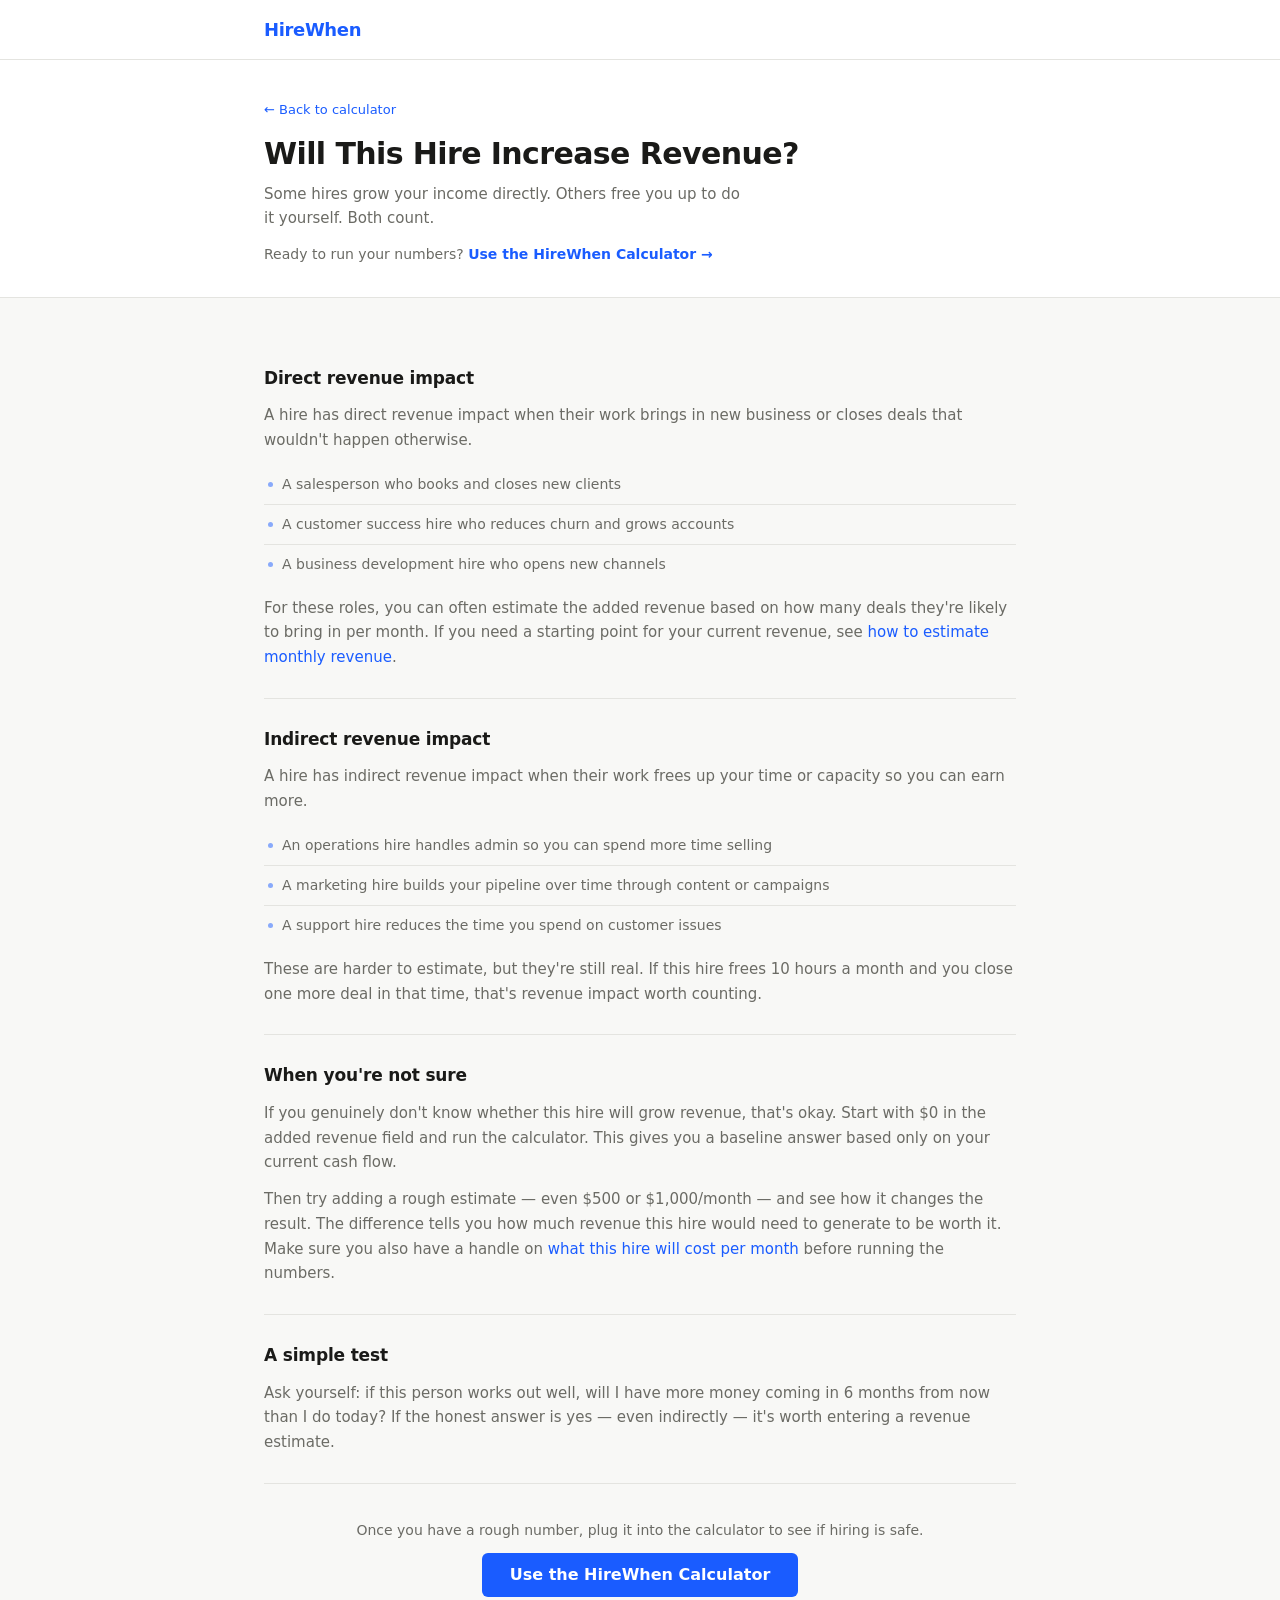
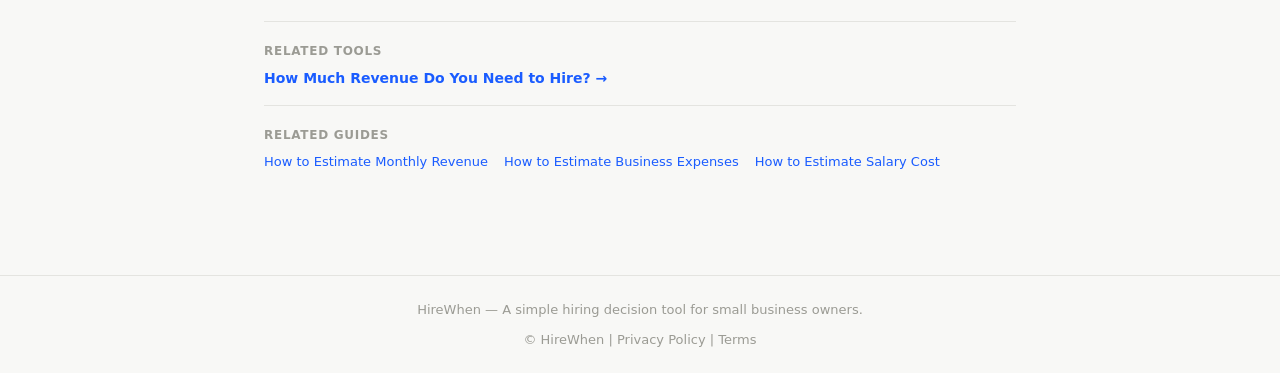
<file: will-this-hire-increase-revenue.html>
<!doctype html>
<html lang="en">
  <head>
    <meta charset="UTF-8" />
    <meta name="viewport" content="width=device-width, initial-scale=1.0" />
    <meta name="description" content="Not sure if your next hire will increase revenue? Learn how to think about direct and indirect revenue impact before making a hiring decision." />
    <title>Will This Hire Increase Revenue? — HireWhen</title>
    <link rel="stylesheet" href="style.css" />
  </head>
  <body>

    <header class="site-header">
      <div class="container">
        <a href="index.html" class="logo">HireWhen</a>
      </div>
    </header>

    <section class="support-hero">
      <div class="container">
        <p class="support-breadcrumb"><a href="/">← Back to calculator</a></p>
        <h1>Will This Hire Increase Revenue?</h1>
        <p class="hero-sub">Some hires grow your income directly. Others free you up to do it yourself. Both count.</p>
        <p class="support-top-cta">Ready to run your numbers? <a href="/" class="support-inline-cta">Use the HireWhen Calculator →</a></p>
      </div>
    </section>

    <section class="support-body">
      <div class="container support-container">

        <div class="ad-placeholder">
          <span>Advertisement</span>
        </div>

        <div class="support-section">
          <h2>Direct revenue impact</h2>
          <p>A hire has direct revenue impact when their work brings in new business or closes deals that wouldn't happen otherwise.</p>
          <div class="cost-list">
            <div class="cost-item">A salesperson who books and closes new clients</div>
            <div class="cost-item">A customer success hire who reduces churn and grows accounts</div>
            <div class="cost-item">A business development hire who opens new channels</div>
          </div>
          <p>For these roles, you can often estimate the added revenue based on how many deals they're likely to bring in per month. If you need a starting point for your current revenue, see <a href="/how-to-estimate-revenue.html" class="support-text-link">how to estimate monthly revenue</a>.</p>
        </div>

        <div class="support-section">
          <h2>Indirect revenue impact</h2>
          <p>A hire has indirect revenue impact when their work frees up your time or capacity so you can earn more.</p>
          <div class="cost-list">
            <div class="cost-item">An operations hire handles admin so you can spend more time selling</div>
            <div class="cost-item">A marketing hire builds your pipeline over time through content or campaigns</div>
            <div class="cost-item">A support hire reduces the time you spend on customer issues</div>
          </div>
          <p>These are harder to estimate, but they're still real. If this hire frees 10 hours a month and you close one more deal in that time, that's revenue impact worth counting.</p>
        </div>

        <div class="support-section">
          <h2>When you're not sure</h2>
          <p>If you genuinely don't know whether this hire will grow revenue, that's okay. Start with $0 in the added revenue field and run the calculator. This gives you a baseline answer based only on your current cash flow.</p>
          <p>Then try adding a rough estimate — even $500 or $1,000/month — and see how it changes the result. The difference tells you how much revenue this hire would need to generate to be worth it. Make sure you also have a handle on <a href="/how-to-estimate-salary-cost.html" class="support-text-link">what this hire will cost per month</a> before running the numbers.</p>
        </div>

        <div class="support-section">
          <h2>A simple test</h2>
          <p>Ask yourself: if this person works out well, will I have more money coming in 6 months from now than I do today? If the honest answer is yes — even indirectly — it's worth entering a revenue estimate.</p>
        </div>

        <div class="ad-placeholder">
          <span>Advertisement</span>
        </div>

        <div class="support-cta">
          <p>Once you have a rough number, plug it into the calculator to see if hiring is safe.</p>
          <a href="/" class="btn btn-primary">Use the HireWhen Calculator</a>
        </div>

        <nav class="support-nav support-nav--tools">
          <span class="support-nav-label">Related tools</span>
          <a href="/revenue-needed-to-hire.html">How Much Revenue Do You Need to Hire? →</a>
        </nav>

        <nav class="support-nav">
          <span class="support-nav-label">Related guides</span>
          <a href="/how-to-estimate-revenue.html">How to Estimate Monthly Revenue</a>
          <a href="/how-to-estimate-business-expenses.html">How to Estimate Business Expenses</a>
          <a href="/how-to-estimate-salary-cost.html">How to Estimate Salary Cost</a>
        </nav>

      </div>
    </section>

    <footer class="site-footer">
      <div class="container">
        <p>HireWhen &mdash; A simple hiring decision tool for small business owners.</p>
        <p style="margin-top:10px;">&copy; HireWhen | <a href="privacy.html">Privacy Policy</a> | <a href="terms.html">Terms</a></p>
      </div>
    </footer>

  </body>
</html>
</file>
<file: style.css>
/* =============================================
   RESET & BASE
   ============================================= */

*, *::before, *::after {
  box-sizing: border-box;
  margin: 0;
  padding: 0;
}

[hidden] {
  display: none !important;
}

:root {
  --color-bg: #f8f8f6;
  --color-surface: #ffffff;
  --color-border: #e4e4e0;
  --color-text: #1a1a18;
  --color-text-muted: #6b6b65;
  --color-text-light: #9b9b94;

  --color-primary: #1a5cff;
  --color-primary-dark: #1248d6;
  --color-primary-light: #e8effe;

  --color-safe: #16a34a;
  --color-safe-bg: #f0fdf4;
  --color-safe-border: #bbf7d0;
  --color-safe-badge: #dcfce7;

  --color-close: #d97706;
  --color-close-bg: #fffbeb;
  --color-close-border: #fde68a;
  --color-close-badge: #fef3c7;

  --color-risky: #dc2626;
  --color-risky-bg: #fef2f2;
  --color-risky-border: #fecaca;
  --color-risky-badge: #fee2e2;

  --color-positive: #16a34a;
  --color-negative: #dc2626;

  --font: 'Inter', system-ui, -apple-system, BlinkMacSystemFont, 'Segoe UI', sans-serif;
  --radius: 10px;
  --radius-sm: 6px;
}

html {
  scroll-behavior: smooth;
}

body {
  font-family: var(--font);
  background: var(--color-bg);
  color: var(--color-text);
  font-size: 16px;
  line-height: 1.5;
  -webkit-font-smoothing: antialiased;
  -moz-osx-font-smoothing: grayscale;
  min-width: 320px;
}

/* =============================================
   LAYOUT
   ============================================= */

.container {
  max-width: 800px;
  margin: 0 auto;
  padding: 0 24px;
}

.container--narrow {
  max-width: 640px;
  margin: 0 auto;
  padding: 0 24px;
}

/* =============================================
   HEADER
   ============================================= */

.site-header {
  background: var(--color-surface);
  border-bottom: 1px solid var(--color-border);
  padding: 16px 0;
}

.logo {
  font-size: 18px;
  font-weight: 700;
  color: var(--color-primary);
  letter-spacing: -0.02em;
}

/* =============================================
   HERO
   ============================================= */

.hero {
  background: var(--color-surface);
  border-bottom: 1px solid var(--color-border);
  padding: 32px 0 28px;
  text-align: center;
}

.hero-inner {
  display: flex;
  flex-direction: column;
  align-items: center;
  gap: 12px;
}

.hero h1 {
  font-size: clamp(22px, 4vw, 32px);
  font-weight: 800;
  line-height: 1.15;
  letter-spacing: -0.03em;
  color: var(--color-text);
  max-width: 520px;
}

.hero-sub {
  font-size: 15px;
  color: var(--color-text-muted);
  line-height: 1.6;
  max-width: 480px;
}

/* =============================================
   BUTTONS
   ============================================= */

.btn {
  display: inline-block;
  padding: 14px 28px;
  border-radius: var(--radius-sm);
  font-size: 16px;
  font-weight: 600;
  font-family: var(--font);
  cursor: pointer;
  text-decoration: none;
  transition: background 0.15s ease, box-shadow 0.15s ease, transform 0.1s ease;
  border: none;
  outline: none;
  line-height: 1;
}

.btn:active {
  transform: translateY(1px);
}

.btn-primary {
  background: var(--color-primary);
  color: #ffffff;
}

.btn-primary:hover {
  background: var(--color-primary-dark);
  box-shadow: 0 2px 8px rgba(26, 92, 255, 0.28);
}

.btn-secondary {
  background: transparent;
  color: var(--color-text-muted);
  border: 1.5px solid var(--color-border);
  padding: 12px 24px;
}

.btn-secondary:hover {
  background: var(--color-bg);
  border-color: #c4c4be;
}

.btn-full {
  width: 100%;
  text-align: center;
  padding: 16px;
  font-size: 17px;
}

/* =============================================
   CARD
   ============================================= */

.card {
  background: var(--color-surface);
  border: 1px solid var(--color-border);
  border-radius: var(--radius);
  padding: 32px 40px;
  box-shadow: 0 1px 4px rgba(0,0,0,0.05);
}

/* =============================================
   CALCULATOR SECTION
   ============================================= */

.calculator-section {
  padding: 20px 0 48px;
}

.trust-line {
  font-size: 11px;
  font-weight: 500;
  color: var(--color-text-light);
  letter-spacing: 0.04em;
  margin-bottom: 6px;
  opacity: 0.8;
}

.card-title {
  font-size: 17px;
  font-weight: 700;
  color: var(--color-text);
  letter-spacing: -0.01em;
  margin-bottom: 20px;
}

.form-grid {
  display: grid;
  grid-template-columns: 1fr 1fr;
  gap: 0 24px;
}

.field-group-full {
  grid-column: 1 / -1;
}

.field-group-inline {
  grid-column: 1 / -1;
  flex-direction: row;
  align-items: center;
  justify-content: space-between;
  gap: 16px;
  margin-bottom: 0;
  padding: 10px 0;
  border-top: 1px solid var(--color-border);
  border-bottom: none;
  margin-top: 6px;
}

.revenue-toggle-group {
  grid-column: 1 / -1;
  display: flex;
  flex-direction: column;
  gap: 6px;
  margin-top: 6px;
  margin-bottom: 10px;
}

.revenue-toggle-row {
  margin-top: 0;
}

.revenue-toggle-hint {
  margin-top: 0;
  margin-bottom: 2px;
}

.field-group-inline > label {
  flex-shrink: 0;
  margin-bottom: 0;
  font-size: 14px;
  font-weight: 600;
  color: var(--color-text);
}

.field-group-inline .radio-group {
  flex-shrink: 0;
}

.field-group-inline .radio-label {
  padding: 7px 16px;
  border: 1.5px solid var(--color-border);
  background: var(--color-bg);
  font-size: 14px;
  font-weight: 500;
  color: var(--color-text-muted);
}

.field-group-inline .radio-label:has(input:checked) {
  border-color: var(--color-primary);
  background: var(--color-primary-light);
  color: var(--color-primary);
  font-weight: 600;
}

.input-prefix-wrap--half {
  max-width: 50%;
}

/* =============================================
   FORM FIELDS
   ============================================= */

.field-group {
  display: flex;
  flex-direction: column;
  gap: 5px;
  margin-bottom: 14px;
  position: relative;
}

.field-group label {
  font-size: 14px;
  font-weight: 600;
  color: var(--color-text);
  display: flex;
  flex-direction: row;
  align-items: baseline;
  gap: 0;
  flex-wrap: wrap;
}

.label-sub-row {
  width: 100%;
  display: flex;
  align-items: center;
  gap: 6px;
  margin-top: 1px;
}

.label-sub-row .label-note {
  margin-top: 0;
}

.label-note {
  font-size: 12px;
  font-weight: 400;
  color: var(--color-text-muted);
}

.input-prefix-wrap {
  position: relative;
  display: flex;
  align-items: center;
}

.prefix {
  position: absolute;
  left: 14px;
  font-size: 16px;
  font-weight: 500;
  color: var(--color-text-muted);
  pointer-events: none;
  line-height: 1;
}

input[type="number"] {
  width: 100%;
  padding: 13px 14px 13px 30px;
  border: 1.5px solid var(--color-border);
  border-radius: var(--radius-sm);
  font-size: 16px;
  font-family: var(--font);
  color: var(--color-text);
  background: var(--color-bg);
  transition: border-color 0.15s ease, box-shadow 0.15s ease;
  appearance: textfield;
  -moz-appearance: textfield;
}

input[type="number"]::-webkit-outer-spin-button,
input[type="number"]::-webkit-inner-spin-button {
  -webkit-appearance: none;
}

input[type="number"]:focus {
  outline: none;
  border-color: var(--color-primary);
  background: #ffffff;
  box-shadow: 0 0 0 3px rgba(26, 92, 255, 0.1);
}

select {
  width: 100%;
  padding: 13px 14px;
  border: 1.5px solid var(--color-border);
  border-radius: var(--radius-sm);
  font-size: 16px;
  font-family: var(--font);
  color: var(--color-text);
  background: var(--color-bg);
  cursor: pointer;
  appearance: auto;
  transition: border-color 0.15s ease, box-shadow 0.15s ease;
}

select:focus {
  outline: none;
  border-color: var(--color-primary);
  background: #ffffff;
  box-shadow: 0 0 0 3px rgba(26, 92, 255, 0.1);
}

input[type="number"].has-error {
  border-color: var(--color-risky);
  box-shadow: 0 0 0 3px rgba(220, 38, 38, 0.1);
}

/* Radio buttons */

.radio-group {
  display: flex;
  gap: 8px;
}

.radio-label {
  display: flex;
  align-items: center;
  gap: 8px;
  flex-direction: row;
  font-size: 15px;
  font-weight: 500;
  color: var(--color-text);
  cursor: pointer;
  padding: 10px 18px;
  border: 1.5px solid var(--color-border);
  border-radius: var(--radius-sm);
  background: var(--color-bg);
  transition: border-color 0.15s ease, background 0.15s ease;
  user-select: none;
}

.radio-label:has(input:checked) {
  border-color: var(--color-primary);
  background: var(--color-primary-light);
  color: var(--color-primary);
}

.radio-label input[type="radio"] {
  width: 16px;
  height: 16px;
  accent-color: var(--color-primary);
  flex-shrink: 0;
}

.conditional-field {
  background: transparent;
  border: none;
  border-radius: 0;
  padding: 2px 0 2px;
  margin-bottom: 0;
}

.form-error {
  font-size: 14px;
  color: var(--color-risky);
  font-weight: 500;
  padding: 10px 16px;
  background: var(--color-risky-bg);
  border: 1px solid var(--color-risky-border);
  border-radius: var(--radius-sm);
  margin-bottom: 16px;
}

/* =============================================
   RESULT SECTION
   ============================================= */

.result-section {
  padding: 0 0 64px 0;
}

.result-card {
  background: var(--color-surface);
  border: 1px solid var(--color-border);
  border-radius: var(--radius);
  padding: 40px;
  box-shadow: 0 1px 4px rgba(0,0,0,0.05);
  display: flex;
  flex-direction: column;
  gap: 24px;
}

.result-badge {
  display: inline-flex;
  align-items: center;
  gap: 4px;
  font-size: 12px;
  font-weight: 700;
  letter-spacing: 0.08em;
  text-transform: uppercase;
  padding: 5px 12px;
  border-radius: 100px;
  width: fit-content;
}

.result-badge.safe {
  background: var(--color-safe-badge);
  color: var(--color-safe);
}

.result-badge.close {
  background: var(--color-close-badge);
  color: var(--color-close);
}

.result-badge.risky {
  background: var(--color-risky-badge);
  color: var(--color-risky);
}

.result-card.safe {
  border-color: var(--color-safe-border);
  border-top: 3px solid var(--color-safe);
}

.result-card.close {
  border-color: var(--color-close-border);
  border-top: 3px solid var(--color-close);
}

.result-card.risky {
  border-color: var(--color-risky-border);
  border-top: 3px solid var(--color-risky);
}

.result-headline {
  font-size: clamp(20px, 4vw, 26px);
  font-weight: 800;
  letter-spacing: -0.025em;
  line-height: 1.2;
}

.result-headline.safe { color: var(--color-safe); }
.result-headline.close { color: var(--color-close); }
.result-headline.risky { color: var(--color-risky); }

.result-cashflow {
  font-size: 12px;
  font-weight: 600;
  color: var(--color-text-light);
  text-transform: uppercase;
  letter-spacing: 0.06em;
  margin-top: -16px;
}

.result-subtext {
  font-size: 15px;
  color: var(--color-text-muted);
  line-height: 1.6;
}

/* =============================================
   BREAKDOWN TABLE
   ============================================= */

.breakdown {
  background: var(--color-bg);
  border: 1px solid var(--color-border);
  border-radius: var(--radius-sm);
  padding: 16px;
  display: flex;
  flex-direction: column;
}

.breakdown-row {
  display: flex;
  justify-content: space-between;
  align-items: center;
  padding: 9px 0;
  font-size: 14px;
}

.breakdown-row + .breakdown-row {
  border-top: 1px solid var(--color-border);
}

.breakdown-label {
  color: var(--color-text-muted);
  font-weight: 400;
}

.breakdown-value {
  font-weight: 600;
  color: var(--color-text);
  font-variant-numeric: tabular-nums;
}

.breakdown-value.positive {
  color: var(--color-positive);
}

.breakdown-value.negative {
  color: var(--color-negative);
}

.breakdown-divider {
  height: 1px;
  background: var(--color-border);
  margin: 4px 0;
}

.breakdown-total .breakdown-label {
  font-weight: 600;
  color: var(--color-text);
}

.breakdown-total .breakdown-value {
  font-size: 16px;
}

/* =============================================
   INSIGHTS
   ============================================= */

.insights {
  display: flex;
  flex-direction: column;
  gap: 8px;
}

.insight-item {
  font-size: 14px;
  color: var(--color-text);
  background: var(--color-primary-light);
  border-left: 3px solid var(--color-primary);
  padding: 10px 16px;
  border-radius: 0 var(--radius-sm) var(--radius-sm) 0;
  line-height: 1.5;
}

/* =============================================
   HINT HELPERS
   ============================================= */

.hint-trigger {
  display: inline;
  background: none;
  border: none;
  padding: 0;
  margin-left: 6px;
  font-size: 11px;
  font-weight: 500;
  font-family: var(--font);
  color: var(--color-text-light);
  cursor: pointer;
  text-decoration: none;
  border-bottom: 1px dashed var(--color-border);
  vertical-align: middle;
  line-height: 1;
  transition: color 0.12s ease, border-color 0.12s ease;
}

.hint-trigger:hover,
.hint-trigger--active {
  color: var(--color-text-muted);
  border-bottom-color: var(--color-text-muted);
}

.hint-panel {
  font-size: 12px;
  color: var(--color-text-muted);
  background: var(--color-surface);
  border: 1px solid var(--color-border);
  border-radius: var(--radius-sm);
  padding: 8px 12px;
  line-height: 1.55;
  box-shadow: 0 2px 6px rgba(0,0,0,0.06);
}

.hint-panel strong {
  display: block;
  font-size: 10px;
  font-weight: 700;
  color: var(--color-text);
  text-transform: uppercase;
  letter-spacing: 0.06em;
  margin-bottom: 4px;
}

.hint-panel em {
  font-style: normal;
  color: var(--color-text-light);
}

.hint-panel--standalone {
  margin-top: 6px;
  margin-bottom: 10px;
  grid-column: 1 / -1;
  box-shadow: none;
}

.hint-note {
  display: block;
  margin-top: 6px;
}

@media (min-width: 601px) {
  .hint-panel:not(.hint-panel--standalone) {
    position: absolute;
    left: calc(100% + 10px);
    top: 2px;
    width: 200px;
    z-index: 10;
    margin: 0;
  }

  .hint-panel:not(.hint-panel--standalone)::before {
    content: '';
    position: absolute;
    left: -5px;
    top: 12px;
    width: 8px;
    height: 8px;
    background: var(--color-surface);
    border-left: 1px solid var(--color-border);
    border-bottom: 1px solid var(--color-border);
    transform: rotate(45deg);
  }
}

/* =============================================
   SHARE ACTIONS
   ============================================= */

.share-actions {
  display: flex;
  flex-wrap: wrap;
  gap: 10px;
  align-items: center;
  margin-top: 16px;
}

.btn-share {
  background: var(--color-surface);
  color: var(--color-text-muted);
  border: 1.5px solid var(--color-border);
  border-radius: var(--radius-sm);
  font-size: 14px;
  font-weight: 600;
  font-family: var(--font);
  padding: 10px 18px;
  cursor: pointer;
  text-decoration: none;
  display: inline-block;
  transition: border-color 0.15s ease, color 0.15s ease, background 0.15s ease;
  line-height: 1;
}

.btn-share:hover {
  border-color: var(--color-primary);
  color: var(--color-primary);
  background: var(--color-primary-light);
}

.share-feedback {
  font-size: 13px;
  font-weight: 500;
  color: var(--color-safe);
}

/* =============================================
   SUPPORT LINKS SECTION
   ============================================= */

.support-links-section {
  padding: 20px 0 40px;
}

.support-links-label {
  font-size: 11px;
  font-weight: 600;
  color: var(--color-text-muted);
  text-transform: uppercase;
  letter-spacing: 0.07em;
  margin-bottom: 10px;
}

.support-links-row {
  display: flex;
  flex-wrap: wrap;
  gap: 6px 0;
}

.support-link {
  font-size: 13px;
  color: var(--color-text-muted);
  text-decoration: none;
  padding-right: 18px;
  border-right: 1px solid var(--color-border);
  margin-right: 18px;
  line-height: 1.4;
  transition: color 0.12s ease;
}

.support-link:last-child {
  border-right: none;
  padding-right: 0;
  margin-right: 0;
}

.support-link:hover {
  color: var(--color-text);
  text-decoration: underline;
  text-underline-offset: 2px;
}

.support-link--tool {
  font-weight: 600;
  color: var(--color-primary);
}

.support-link--tool:hover {
  color: var(--color-primary);
  text-decoration: underline;
  text-underline-offset: 2px;
}

@media (max-width: 600px) {
  .support-links-row {
    flex-direction: column;
    gap: 10px;
  }

  .support-link {
    border-right: none;
    padding-right: 0;
    margin-right: 0;
    padding-left: 10px;
    border-left: 2px solid var(--color-border);
  }
}

/* =============================================
   SEO SECTION
   ============================================= */

.seo-section {
  background: var(--color-surface);
  border-top: 1px solid var(--color-border);
  padding: 64px 0;
}

.seo-block {
  display: flex;
  flex-direction: column;
  gap: 16px;
}

.seo-block h2 {
  font-size: 20px;
  font-weight: 700;
  color: var(--color-text);
  letter-spacing: -0.02em;
}

.seo-block p {
  font-size: 15px;
  color: var(--color-text-muted);
  line-height: 1.7;
}

/* =============================================
   FOOTER
   ============================================= */

.site-footer {
  background: var(--color-bg);
  border-top: 1px solid var(--color-border);
  padding: 24px 0;
  text-align: center;
  margin-top: 40px;
}

.site-footer p {
  font-size: 13px;
  color: var(--color-text-light);
}

.site-footer a {
  color: var(--color-text-light);
  text-decoration: none;
}

.site-footer a:hover {
  text-decoration: underline;
  color: var(--color-text-muted);
}

/* =============================================
   RESPONSIVE
   ============================================= */

@media (max-width: 600px) {
  .form-grid {
    grid-template-columns: 1fr;
  }

  .input-prefix-wrap--half {
    max-width: 100%;
  }
}

@media (max-width: 480px) {
  .card {
    padding: 20px;
  }

  .result-card {
    padding: 20px;
  }

  .hero {
    padding: 24px 0 20px;
  }

  .calculator-section {
    padding: 16px 0 40px;
  }

  .radio-group {
    flex-wrap: wrap;
  }

  .radio-label {
    flex: 1;
    justify-content: center;
    min-width: 80px;
  }
}

/* =============================================
   SUPPORT PAGES
   ============================================= */

.logo {
  text-decoration: none;
}

.support-hero {
  background: var(--color-surface);
  border-bottom: 1px solid var(--color-border);
  padding: 40px 0 32px;
}

.support-breadcrumb {
  font-size: 13px;
  color: var(--color-text-muted);
  margin-bottom: 16px;
}

.support-breadcrumb a {
  color: var(--color-primary);
  text-decoration: none;
}

.support-breadcrumb a:hover {
  text-decoration: underline;
}

.support-hero h1 {
  font-size: clamp(22px, 4vw, 30px);
  font-weight: 700;
  letter-spacing: -0.02em;
  line-height: 1.2;
  margin-bottom: 10px;
}

.support-body {
  padding: 40px 0 64px;
}

.support-container {
  display: flex;
  flex-direction: column;
  gap: 0;
}

.support-section {
  padding: 28px 0;
  border-bottom: 1px solid var(--color-border);
}

.support-section:last-of-type {
  border-bottom: none;
}

.support-section h2 {
  font-size: 17px;
  font-weight: 700;
  letter-spacing: -0.01em;
  color: var(--color-text);
  margin-bottom: 12px;
}

.support-section p {
  color: var(--color-text-muted);
  font-size: 15px;
  line-height: 1.65;
  margin-bottom: 12px;
}

.support-section p:last-child {
  margin-bottom: 0;
}

.formula-block {
  background: var(--color-primary-light);
  border: 1px solid #c5d8fe;
  border-radius: var(--radius-sm);
  padding: 14px 18px;
  font-size: 14px;
  font-weight: 600;
  color: var(--color-primary-dark);
  margin-bottom: 16px;
  line-height: 1.5;
}

.example-list {
  display: flex;
  flex-direction: column;
  gap: 0;
  border: 1px solid var(--color-border);
  border-radius: var(--radius-sm);
  overflow: hidden;
  margin-top: 4px;
}

.example-item {
  display: flex;
  justify-content: space-between;
  align-items: center;
  gap: 12px;
  padding: 11px 16px;
  font-size: 14px;
  border-bottom: 1px solid var(--color-border);
  background: var(--color-surface);
}

.example-item:last-child {
  border-bottom: none;
}

.example-item--total {
  background: var(--color-bg);
}

.example-label {
  color: var(--color-text-muted);
  flex: 1;
}

.example-calc {
  color: var(--color-text);
  text-align: right;
  white-space: nowrap;
}

.cost-list {
  display: flex;
  flex-direction: column;
  gap: 0;
  margin-bottom: 12px;
}

.cost-item {
  font-size: 14px;
  color: var(--color-text-muted);
  padding: 9px 0 9px 18px;
  border-bottom: 1px solid var(--color-border);
  position: relative;
  line-height: 1.5;
}

.cost-item::before {
  content: '';
  position: absolute;
  left: 4px;
  top: 17px;
  width: 5px;
  height: 5px;
  border-radius: 50%;
  background: var(--color-primary);
  opacity: 0.5;
}

.cost-item:last-child {
  border-bottom: none;
}

.support-top-cta {
  font-size: 14px;
  color: var(--color-text-muted);
  margin-top: 14px;
  margin-bottom: 0;
}

.support-inline-cta {
  color: var(--color-primary);
  font-weight: 600;
  text-decoration: none;
}

.support-inline-cta:hover {
  text-decoration: underline;
}

.support-text-link {
  color: var(--color-primary);
  text-decoration: none;
}

.support-text-link:hover {
  text-decoration: underline;
}

.ad-block {
  max-width: 800px;
  margin: 32px auto;
  padding: 16px;
  background: #f9f9f9;
  border: 1px solid var(--color-border);
  border-radius: var(--radius-sm);
  box-sizing: border-box;
  width: 100%;
}

.ad-label {
  font-size: 12px;
  color: var(--color-text-muted);
  opacity: 0.6;
  text-transform: uppercase;
  letter-spacing: 0.07em;
  margin-bottom: 8px;
}

.ad-container {
  min-height: 90px;
}

.ad-placeholder {
  display: none !important;
  display: flex;
  align-items: center;
  justify-content: center;
  background: var(--color-surface);
  border: 1px dashed var(--color-border);
  border-radius: var(--radius-sm);
  padding: 28px 16px;
  margin: 8px 0;
  min-height: 90px;
}

.ad-placeholder span {
  font-size: 11px;
  font-weight: 500;
  color: var(--color-text-muted);
  letter-spacing: 0.08em;
  text-transform: uppercase;
  opacity: 0.6;
}

.support-cta {
  padding: 36px 0 8px;
  text-align: center;
}

.support-cta p {
  font-size: 14px;
  color: var(--color-text-muted);
  margin-bottom: 12px;
}

.support-nav {
  display: flex;
  flex-wrap: wrap;
  align-items: center;
  gap: 8px 16px;
  padding: 20px 0 0;
  border-top: 1px solid var(--color-border);
  margin-top: 16px;
}

.support-nav-label {
  font-size: 12px;
  font-weight: 600;
  text-transform: uppercase;
  letter-spacing: 0.06em;
  color: var(--color-text-light);
  width: 100%;
}

.support-nav a {
  font-size: 13px;
  color: var(--color-primary);
  text-decoration: none;
}

.support-nav a:hover {
  text-decoration: underline;
}

.support-nav--tools a {
  font-size: 14px;
  font-weight: 600;
  color: var(--color-primary);
  text-decoration: none;
}

.support-nav--tools a:hover {
  text-decoration: underline;
}

@media (max-width: 600px) {
  .support-hero {
    padding: 28px 0 24px;
  }

  .support-body {
    padding: 24px 0 48px;
  }

  .example-item {
    flex-direction: column;
    align-items: flex-start;
    gap: 2px;
  }

  .example-calc {
    text-align: left;
  }
}
</file>
